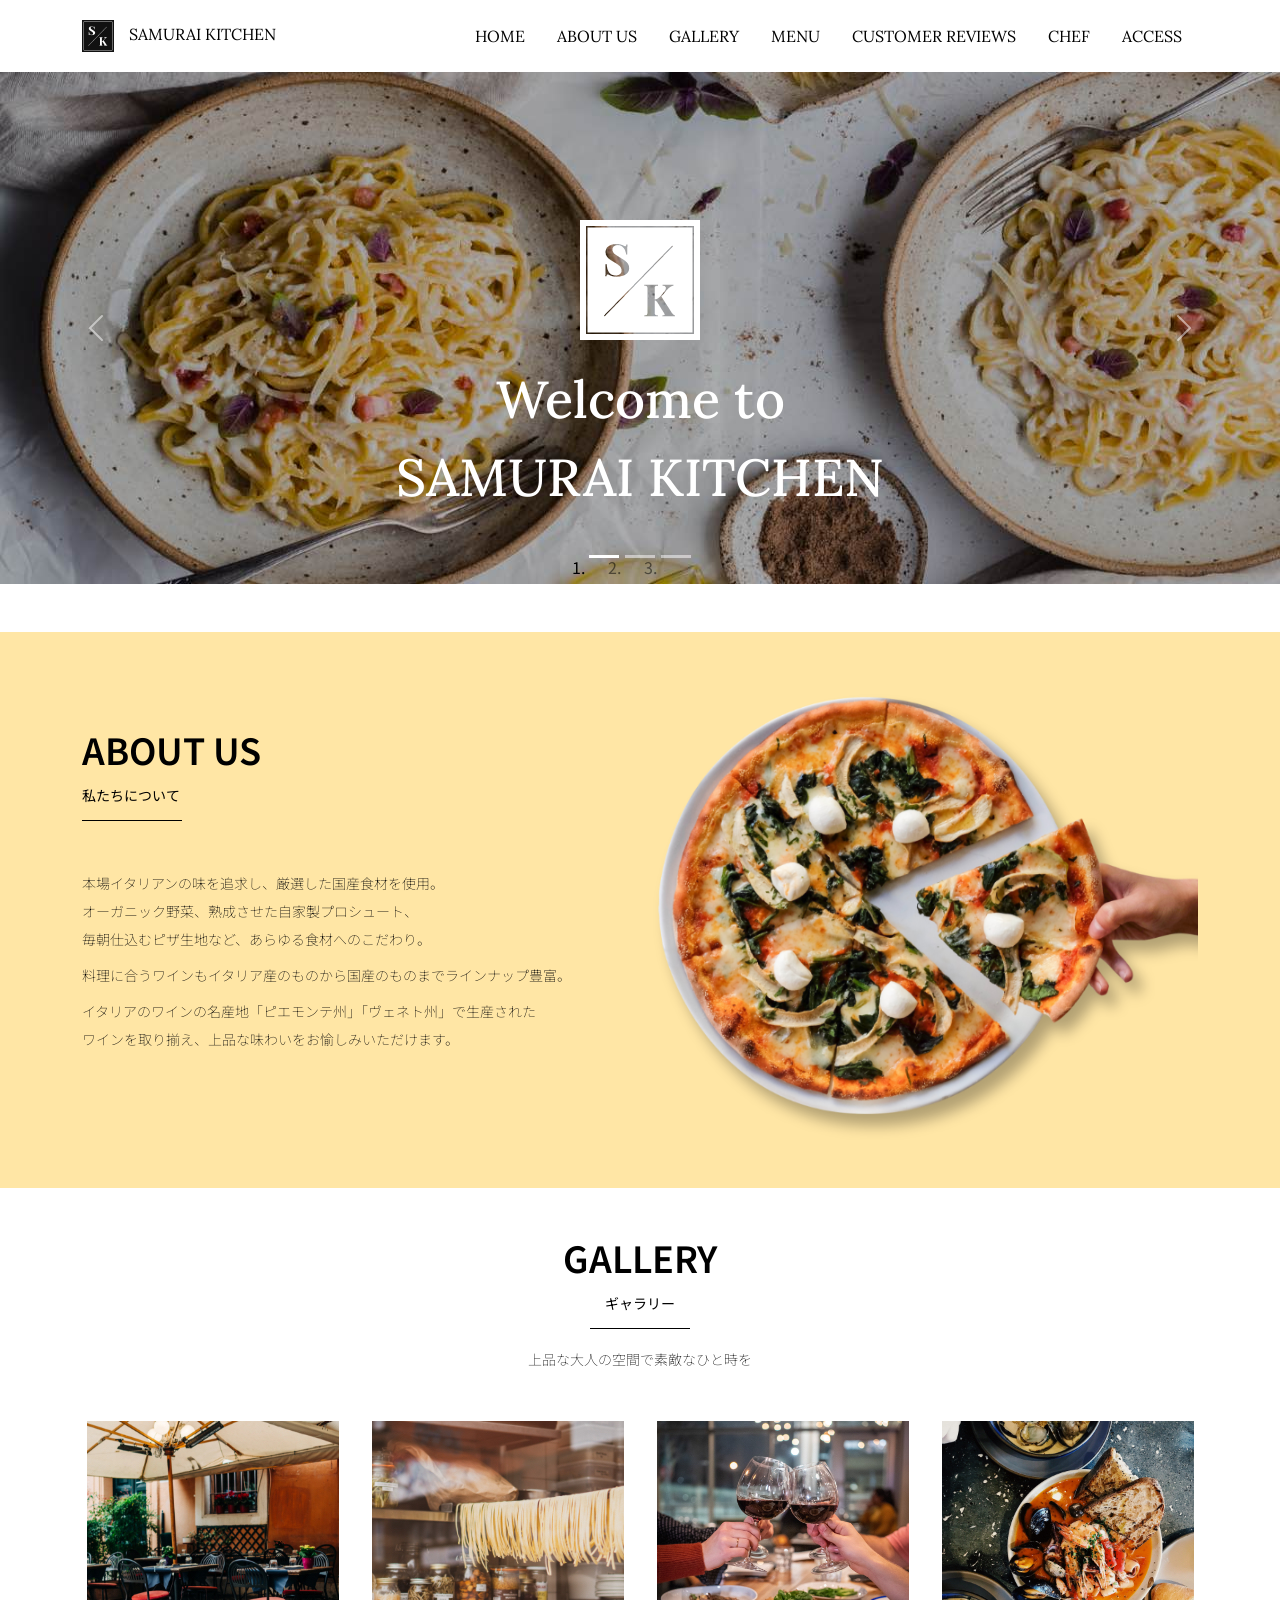
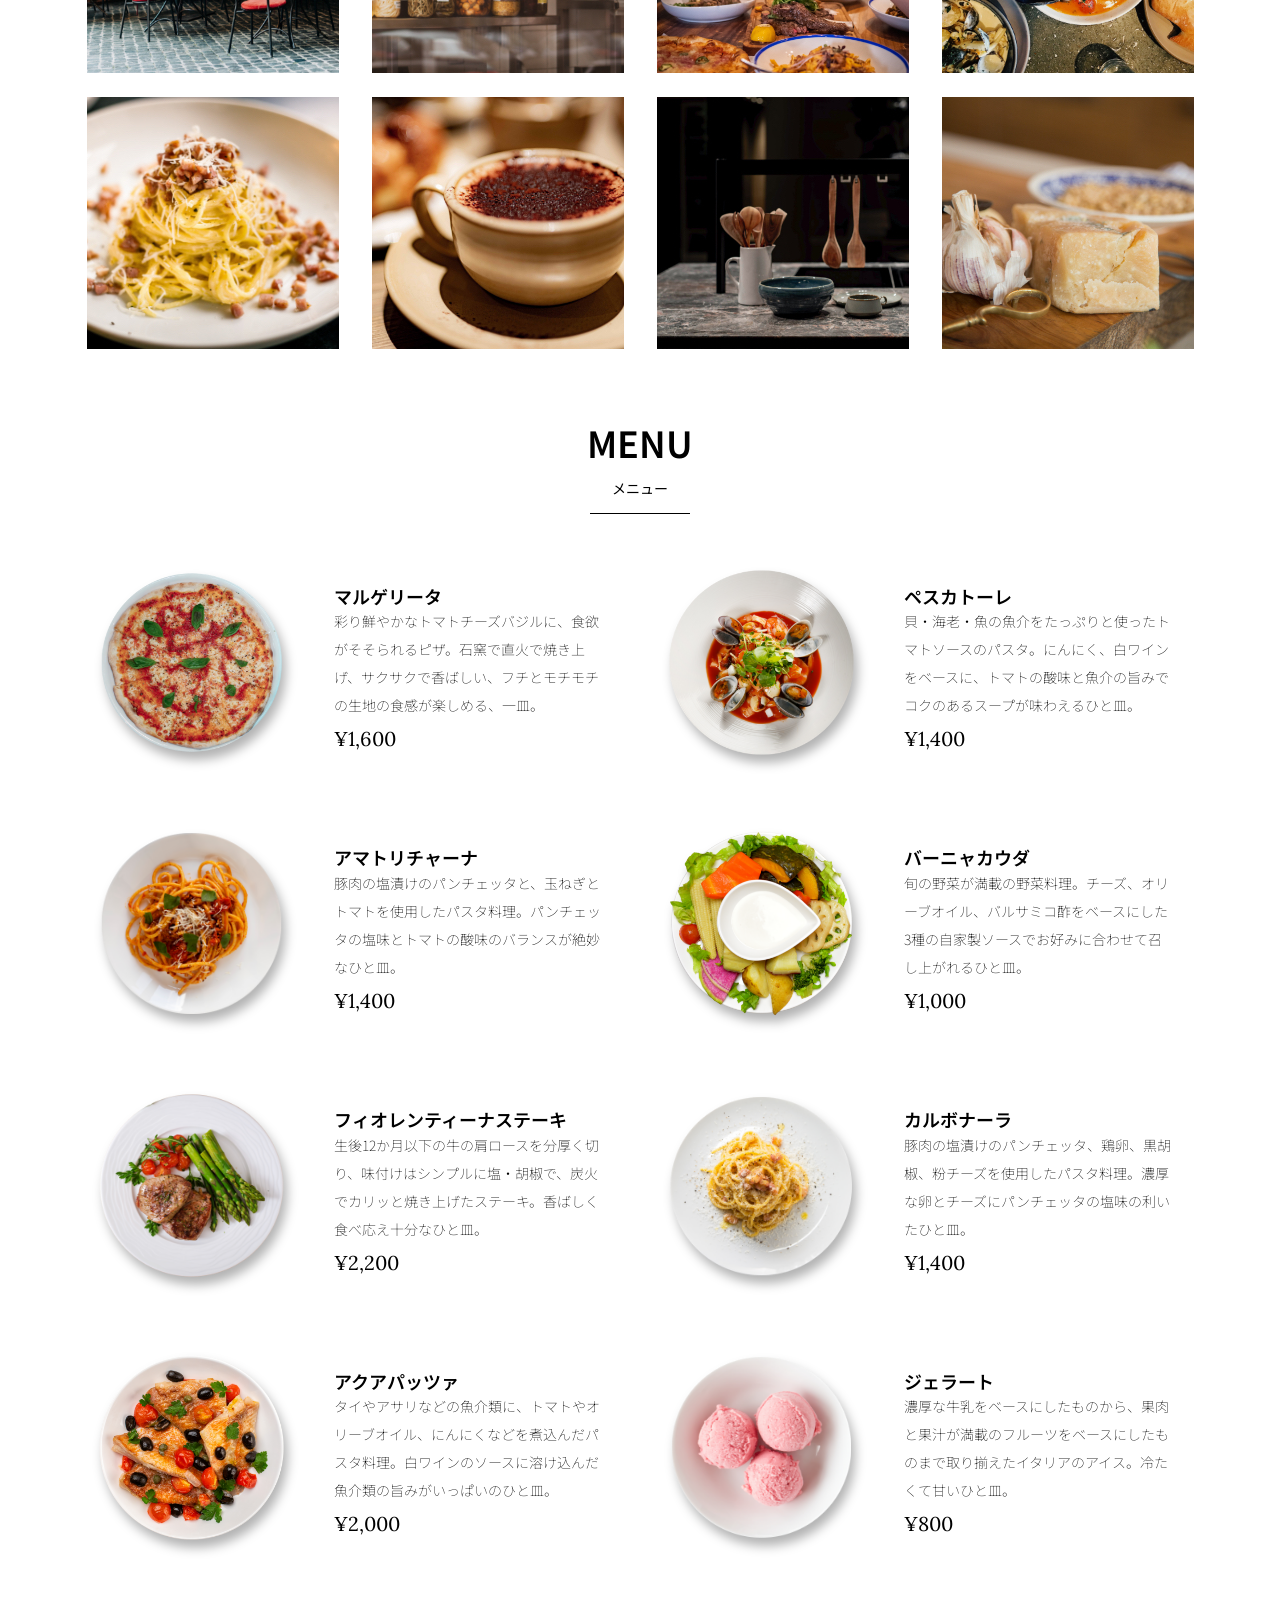
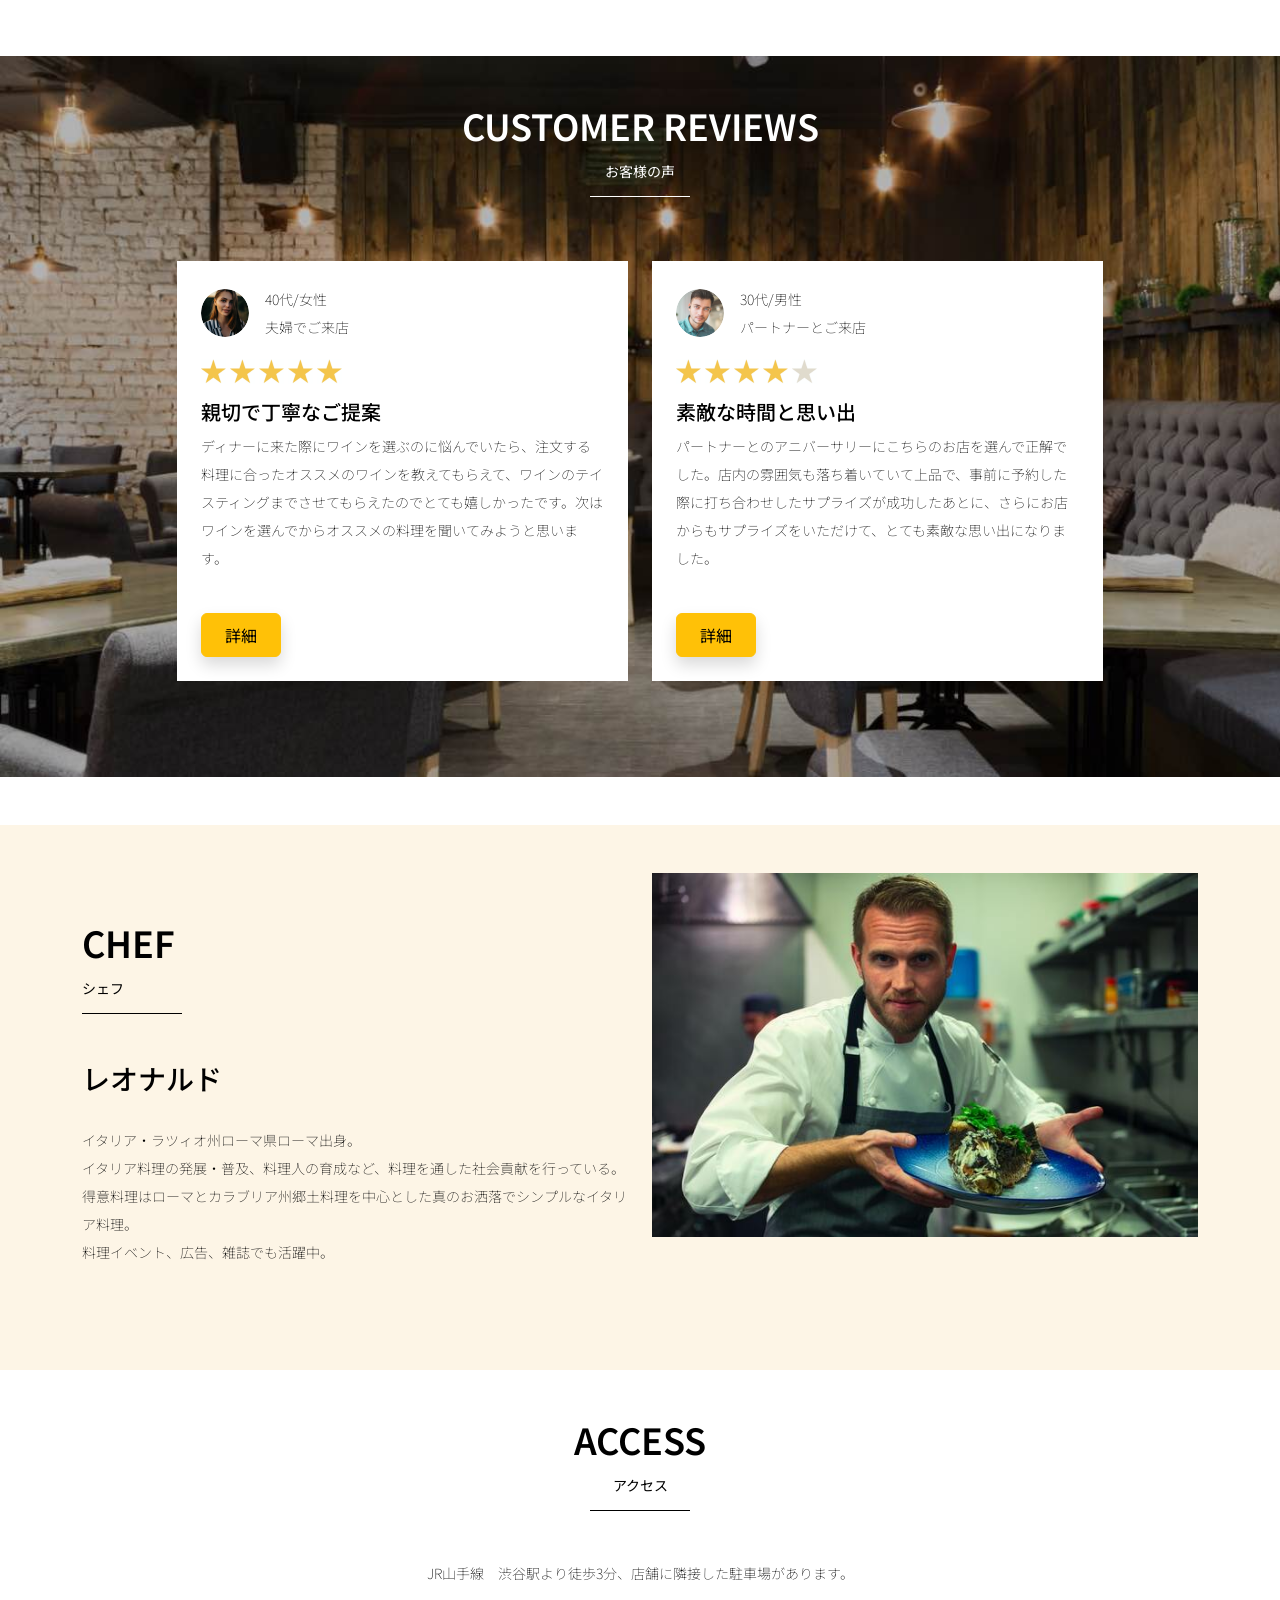
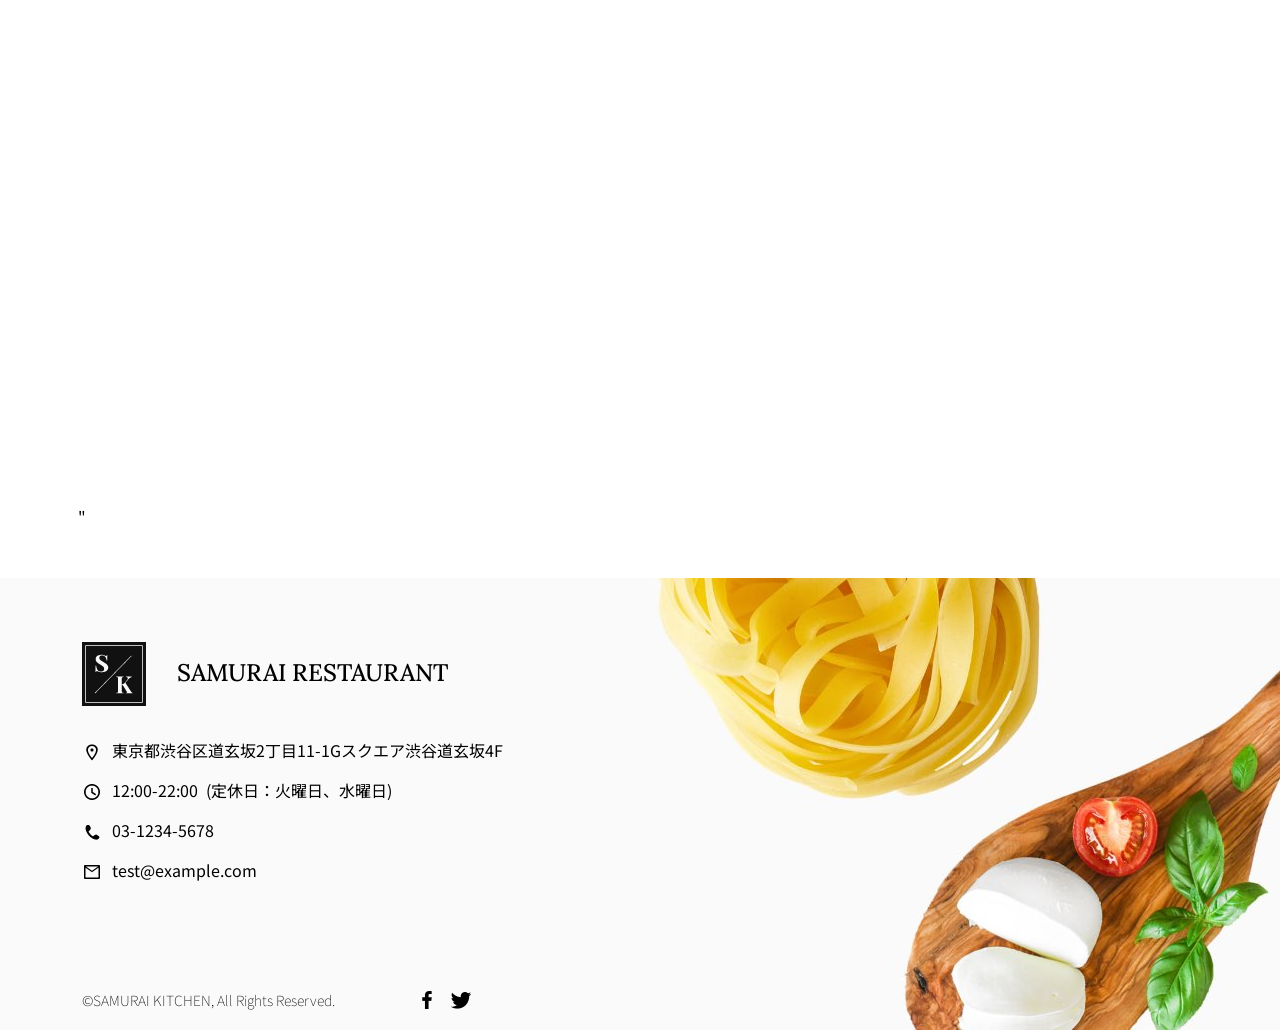
<file: kadai_015/index.html>
<!doctype html>
<html lang="ja">

<head>
  <meta charset="utf-8">
  <meta name="viewport" content="width=device-width, initial-scale=1">
  <meta name="description" content="">
  <meta name="author" content="SAMURAI ENGINEER">
  <title>SAMURAI XD_HTML教材</title>
  <!-- ************************************************ bootstrap.min.cssの読み込み -->
  <link href="https://cdn.jsdelivr.net/npm/bootstrap@5.0.0-beta1/dist/css/bootstrap.min.css" rel="stylesheet"
    integrity="sha384-giJF6kkoqNQ00vy+HMDP7azOuL0xtbfIcaT9wjKHr8RbDVddVHyTfAAsrekwKmP1" crossorigin="anonymous">
  <!-- ************************************************ bootstrap.bundle.min.jsの読み込み -->
  <script src="https://cdn.jsdelivr.net/npm/bootstrap@5.0.0-beta1/dist/js/bootstrap.bundle.min.js"
    integrity="sha384-ygbV9kiqUc6oa4msXn9868pTtWMgiQaeYH7/t7LECLbyPA2x65Kgf80OJFdroafW" crossorigin="anonymous" defer>
  </script>

  <!-- ************************************************ Google Font読み込み -->
  <link rel="preconnect" href="https://fonts.gstatic.com">
  <link href="https://fonts.googleapis.com/css2?family=Lora&display=swap" rel="stylesheet">
  <link href="https://fonts.googleapis.com/css2?family=Noto+Sans+JP:wght@300&display=swap" rel="stylesheet">
  <!-- ************************************************ Font Awesome -->
  <link rel="stylesheet" href="https://use.fontawesome.com/releases/v5.1.0/css/all.css"
    integrity="sha384-lKuwvrZot6UHsBSfcMvOkWwlCMgc0TaWr+30HWe3a4ltaBwTZhyTEggF5tJv8tbt" crossorigin="anonymous">
  <!-- ************************************************今回作成する styles.cssの読み込み -->
  <link href="stylesheet/style.css" rel="stylesheet">
  <!-- ************************************************  -->
</head>

<body>
  <main>
        <!-- ナビゲーションバー開始 -->
   <nav class="navbar navbar-expand-lg">
     <div class="container">
       <a class="navbar-brand my_navbar_brand">
         <img class="img-fluid navbar_brand_logo" src="img/site_logo.png" alt="サイトアイコン"><span>SAMURAI KITCHEN</span>
       </a>
       <div class="navbar-toggler hamburger_menu" data-bs-toggle="collapse" data-bs-target="#navbarNav"
         　aria-controls="navbarNav" aria-expanded="false" aria-label="Toggle navigation">
         <input type="checkbox" id="hamburger_btn_check">
         <label for="hamburger_btn_check" class="hamburger_btn">
           <img class="btn_open" src="img/button_open.png" alt="ナビゲーションバーのボタン">
           <img class="btn_close" src="img/button_close.png" alt="ナビゲーションバーのボタン">
         </label>
       </div>
       <div class="collapse navbar-collapse justify-content-end" id="navbarNav">
         <ul class="navbar-nav">
           <li class="nav-item px-2">
             <a class="nav-link my_nav_link my-2" aria-current="page" href="#">HOME</a>
           </li>

           <li class="nav-item px-2">
             <a class="nav-link my_nav_link my-2" href="#about">ABOUT US</a>
           </li>

           <li class="nav-item px-2">
             <a class="nav-link my_nav_link my-2" href="#gallery">GALLERY</a>
           </li>

           <li class="nav-item px-2">
             <a class="nav-link my_nav_link my-2" href="#menu">MENU</a>
           </li>

           <li class="nav-item px-2">
             <a class="nav-link my_nav_link my-2" href="#review">CUSTOMER REVIEWS</a>
           </li>
           <li class="nav-item px-2">
             <a class="nav-link my_nav_link my-2" href="#chef">CHEF</a>
           </li>

           <li class="nav-item px-2">
             <a class="nav-link my_nav_link my-2" href="#access">ACCESS</a>
           </li>
             
         </ul>
       </div>
     </div>
   </nav>
<!-- ナビゲーションバー終了 -->

    <!-- ************************************************ カルーセル開始 -->
     <div id="myCarousel" class="carousel slide mb-5" data-bs-ride="carousel">
      <ol class="carousel-indicators">
        <li data-bs-target="#myCarousel" data-bs-slide-to="0" class="active"></li>
        <li data-bs-target="#myCarousel" data-bs-slide-to="1"></li>
        <li data-bs-target="#myCarousel" data-bs-slide-to="2"></li>      
      </ol>
      <div class="carousel-inner">
        <div class="carousel-item active">
          <img src="img/slider-1.jpg" alt="SAMURAI KITCHEN-1">
          <div class="carousel-caption">
            <h1 class="my_carousel_caption">
              Welcome to<br>
              SAMURAI KITCHEN
            </h1>
          </div>
        </div>
        <div class="carousel-item">
          <img src="img/slider-2.jpg" alt="サンプル画像">
          <div class="carousel-caption">
            <h1 class="my_carousel_caption">
              The fabulous combination of&nbsp;wine&nbsp;and&nbsp;food
            </h1>
          </div>
        </div>
        <div class="carousel-item">
          <img src="img/slider-3.jpg" alt="サンプル画像">
          <div class="carousel-caption">
            <h1 class="my_carousel_caption">Get the Italian taste<br>
       at the SAMURAI&nbsp;KITCHEN
      </h1>
          </div>
        </div>
      </div>
      <a class="carousel-control-prev" href="#myCarousel" role="button" data-bs-slide="prev">
        <span class="carousel-control-prev-icon" aria-hidden="true"></span>
        <span class="visually-hidden">Previous</span>
      </a>
      <a class="carousel-control-next" href="#myCarousel" role="button" data-bs-slide="next">
        <span class="carousel-control-next-icon" aria-hidden="true"></span>
        <span class="visually-hidden">Next</span>
      </a>
     </div>

    <!-- ************************************************ カルーセル終了 -->

    <!-- ************************************************ アバウトセクション開始 -->
    <section class="about_us_bg" id="about">
      <div class="container py-5 mb-5">
        <div class="row">
          <div class="col-lg-6 text-left">
            <div class="py-5">
              <h2 class="section_title about mb-5">
                ABOUT US
              </h2>
              <p class="mb-2">本場イタリアンの味を追求し、厳選した国産食材を使用。<br>
               オーガニック野菜、熟成させた自家製プロシュート、<br>
               毎朝仕込むピザ生地など、あらゆる食材へのこだわり。<br>
              </p>
              <p class="mb-2">料理に合うワインもイタリア産のものから国産のものまでラインナップ豊富。<br>
              </p>
              <p class="mb-2">イタリアのワインの名産地「ピエモンテ州」「ヴェネト州」で生産された<br>
               ワインを取り揃え、上品な味わいをお愉しみいただけます。<br>
              </p>
            </div>
          </div>
          <div class="col-lg-6">
            <img src="img/img-about-us.png" class="img-fluid" alt="pizza">
          </div>
        </div>
      </div>

    </section>
    <!-- ************************************************ アバウトセクション終了 -->

    <!-- ************************************************ ギャラリーセクション開始 -->
    <section id="gallery">
      <div class="container mb-5">
        <h2 class="mb-3 section_title gallery text-center">GALLERY</h2>
        <p class="text-center mb-5">上品な大人の空間で素敵なひと時を

        </p> 
        <div class="row">
          <div class="col-6 col-lg-3 mb-4 d-flex justify-content-center">
            <img class="img-fluid" src="img/gallery-1.jpg" alt="サンプル画像">
          </div>
          <div class="col-6 col-lg-3 mb-4 d-flex justify-content-center">
            <img class="img-fluid" src="img/gallery-2.jpg" alt="サンプル画像">
          </div>
          <div class="col-6 col-lg-3 mb-4 d-flex justify-content-center">
            <img class="img-fluid" src="img/gallery-3.jpg" alt="サンプル画像">
          </div>
          <div class="col-6 col-lg-3 mb-4 d-flex justify-content-center">
            <img class="img-fluid" src="img/gallery-4.jpg" alt="サンプル画像">
          </div> 
          <div class="col-6 col-lg-3 mb-4 d-flex justify-content-center">
            <img class="img-fluid" src="img/gallery-5.jpg" alt="サンプル画像">
          </div>
          <div class="col-6 col-lg-3 mb-4 d-flex justify-content-center">
            <img class="img-fluid" src="img/gallery-6.jpg" alt="サンプル画像">
          </div>
          <div class="col-6 col-lg-3 mb-4 d-flex justify-content-center">
            <img class="img-fluid" src="img/gallery-7.jpg" alt="サンプル画像">
          </div>
          <div class="col-6 col-lg-3 mb-4 d-flex justify-content-center">
            <img class="img-fluid" src="img/gallery-8.jpg" alt="サンプル画像">
          </div>
        </div>
      </div>
    </section>
    <!-- ************************************************ ギャラリーセクション終了 -->

    <!-- ************************************************ メニューセクション -->
    <section id="menu">
      <div class="container">
        <div class="row">
          <div class="col-lg-12">
            <h2 class="section_title menu text-center mb-5">MENU</h2>
          </div>
        </div>
      </div>
      <div class="container mb-5">
        <div class="row">
          <div class="col-12 col-lg-6">
            <div class="row g-0 mb-4">
              <div class="col-12 col-lg-5 text-center">
                <img src="img/margherita.png" class="img-fluid" alt="マルゲリータ">

              </div>
              <div class="col-12 col-lg-7 p-4">
                <h4 class="mb-0 menu_title">マルゲリータ</h4>
                <p class="my-auto">彩り鮮やかなトマトチーズバジルに、食欲がそそられるピザ。石窯で直火で焼き上げ、サクサクで香ばしい、フチとモチモチの生地の食感が楽しめる、一皿。</p>
                <p class="menu_price">¥1,600</p>
              </div>
            </div>
          </div>
          <div class="col-12 col-lg-6">
            
              <div class="row g-0 mb-4">
                <div class="col-12 col-lg-5 text-center">
                  <img src="img/pescatore.png" class="img-fluid" alt="ペスカトーレ">
                  
                </div>
                <div class="col-12 col-lg-7 p-4">
                  <h4 class="mb-0 menu_title">ペスカトーレ</h4>
                  <p class="my-auto">貝・海老・魚の魚介をたっぷりと使ったトマトソースのパスタ。にんにく、白ワインをベースに、トマトの酸味と魚介の旨みでコクのあるスープが味わえるひと皿。</p>
                  <p class="menu_price">¥1,400	</p>
                </div>
              </div>
          </div>
          <div class="col-12 col-lg-6">
              <div class="row g-0 mb-4">
              <div class="col-12 col-lg-5 text-center">
                <img src="img/amatriciana.png" class="img-fluid" alt="アマトリチャーナ	">

              </div>
              <div class="col-12 col-lg-7 p-4">
                <h4 class="mb-0 menu_title">アマトリチャーナ	</h4>
                <p class="my-auto">豚肉の塩漬けのパンチェッタと、玉ねぎとトマトを使用したパスタ料理。パンチェッタの塩味とトマトの酸味のバランスが絶妙なひと皿。</p>
                <p class="menu_price">¥1,400</p>
              </div>
            </div>
          </div>
          <div class="col-12 col-lg-6">
            <div class="row g-0 mb-4">
              <div class="col-12 col-lg-5 text-center">
                <img src="img/bagna-cauda.png" class="img-fluid" alt="バーニャカウダ">

              </div>
              <div class="col-12 col-lg-7 p-4">
                <h4 class="mb-0 menu_title">バーニャカウダ</h4>
                <p class="my-auto">旬の野菜が満載の野菜料理。チーズ、オリーブオイル、バルサミコ酢をベースにした3種の自家製ソースでお好みに合わせて召し上がれるひと皿。</p>
                <p class="menu_price">¥1,000</p>
              </div>
            </div>
          </div>  
          <div class="col-12 col-lg-6">
          <div class="row g-0 mb-4">
            <div class="col-12 col-lg-5 text-center">
              <img src="img/steak.png" class="img-fluid" alt="ステーキ">

            </div>
            <div class="col-12 col-lg-7 p-4">
              <h4 class="mb-0 menu_title">フィオレンティーナステーキ</h4>
              <p class="my-auto">生後12か月以下の牛の肩ロースを分厚く切り、味付けはシンプルに塩・胡椒で、炭火でカリッと焼き上げたステーキ。香ばしく食べ応え十分なひと皿。</p>
              <p class="menu_price">¥2,200</p>
            </div>
          </div>
          </div>
        
          <div class="col-12 col-lg-6">
            <div class="row g-0 mb-4">
              <div class="col-12 col-lg-5 text-center">
                <img src="img/carbonara.png" class="img-fluid" alt="カルボナーラ">
              </div>
            <div class="col-12 col-lg-7 p-4">
              <h4 class="mb-0 menu_title">カルボナーラ</h4>
              <p class="my-auto">豚肉の塩漬けのパンチェッタ、鶏卵、黒胡椒、粉チーズを使用したパスタ料理。濃厚な卵とチーズにパンチェッタの塩味の利いたひと皿。</p>
              <p class="menu_price">¥1,400</p>
            </div>
          </div>
        </div>
        <div class="col-12 col-lg-6">
          <div class="row g-0 mb-4">
            <div class="col-12 col-lg-5 text-center">
              <img src="img/acqua-pazza.png" class="img-fluid" alt="アクアパッツァ">

            </div>
            <div class="col-12 col-lg-7 p-4">
              <h4 class="mb-0 menu_title">アクアパッツァ</h4>
              <p class="my-auto">タイやアサリなどの魚介類に、トマトやオリーブオイル、にんにくなどを煮込んだパスタ料理。白ワインのソースに溶け込んだ魚介類の旨みがいっぱいのひと皿。</p>
              <p class="menu_price">¥2,000</p>
            </div>
          </div>
        </div>
        <div class="col-12 col-lg-6">
          <div class="row g-0 mb-4">
            <div class="col-12 col-lg-5 text-center">
              <img src="img/gelato.png" class="img-fluid" alt="ジェラート">

            </div>
            <div class="col-12 col-lg-7 p-4">
              <h4 class="mb-0 menu_title">ジェラート</h4>
              <p class="my-auto">濃厚な牛乳をベースにしたものから、果肉と果汁が満載のフルーツをベースにしたものまで取り揃えたイタリアのアイス。冷たくて甘いひと皿。</p>
              <p class="menu_price">¥800</p>
            </div>
          </div>
          </div>
        </div>
      </div>

    </section>
    <!-- ************************************************ メニューセクション終了 -->

    <!-- ************************************************ レビューセクション開始 -->
    <section id="review">
      <div class="review_wrapper">
        <div class="container py-5 mb-5">
          <div class="text-center mb-5">
            <h2 class="section_title review text-center text-white">CUSTOMER REVIEWS</h2>
          </div>
          <div class="row pb-5 justify-content-center">
            <div class="col-12 col-lg-5 mt-3">
              <div class="bg-white h_420">
                <div class="p-4">
                  <div class="d-flex align-items-center">
                    <img src="img/customer-woman.png" class="reviewer_img" alt="サンプル画像">
                    <div>
                      <p class="my-0">40代/女性</p>
                      <p class="my-0">夫婦でご来店</p>
                    </div>
                  </div>
                  <div class="my-3">
                    <img src="img/star-point.png" class="star_img" alt="star">
                    <img src="img/star-point.png" class="star_img" alt="star">
                    <img src="img/star-point.png" class="star_img" alt="star">
                    <img src="img/star-point.png" class="star_img" alt="star">
                    <img src="img/star-point.png" class="star_img" alt="star">
                    
                  </div>
                  <h5>親切で丁寧なご提案</h5>
                  <p>
                    ディナーに来た際にワインを選ぶのに悩んでいたら、注文する料理に合ったオススメのワインを教えてもらえて、ワインのテイスティングまでさせてもらえたのでとても嬉しかったです。次はワインを選んでからオススメの料理を聞いてみようと思います。

                  </p>
                  <button type="button" class="btn btn-warning shadow fix_bottom">詳細</button>
                </div>
              </div>
            </div>
            <div class="col-12 col-lg-5 mt-3">
            <div class="bg-white h_420">
              <div class="p-4">
                <div class="d-flex align-items-center">
                  <img src="img/customer-man.png" class="reviewer_img" alt="サンプル画像">
                  <div>
                    <p class="my-0">30代/男性</p>
                    <p class="my-0">パートナーとご来店</p>
                  </div>
                </div>
                <div class="my-3">
                  <img src="img/star-point.png" class="star_img" alt="star">
                  <img src="img/star-point.png" class="star_img" alt="star">
                  <img src="img/star-point.png" class="star_img" alt="star">
                  <img src="img/star-point.png" class="star_img" alt="star">
                  <img src="img/star-no-point.png" class="star_img" alt="no-star">
                </div>    
                <h5>素敵な時間と思い出</h5>
                <p>
                パートナーとのアニバーサリーにこちらのお店を選んで正解でした。店内の雰囲気も落ち着いていて上品で、事前に予約した際に打ち合わせしたサプライズが成功したあとに、さらにお店からもサプライズをいただけて、とても素敵な思い出になりました。
                </p>
                <button type="button" class="btn btn-warning shadow fix_bottom">詳細</button>
              </div>
            </div>
          </div>
        </div>
      </div>
      


    </section>
    <!-- ************************************************ レビューセクション終了 -->
<section class="chef_bg" id="chef">
      <div class="container py-5 mb-5">
        <div class="row">
          <div class="col-lg-6 text-left">
            <div class="py-5">
              <h2 class="section_title chef mb-5">
                CHEF
              </h2>
              <h3>レオナルド</h3>
              <p class="mb-2">イタリア・ラツィオ州ローマ県ローマ出身。<br>
               イタリア料理の発展・普及、料理人の育成など、料理を通した社会貢献を行っている。 <br>
               得意料理はローマとカラブリア州郷土料理を中心とした真のお洒落でシンプルなイタリア料理。<br>
               料理イベント、広告、雑誌でも活躍中。
              </p>
              
            </div>
          </div>
          <div class="col-lg-6">
            <img src="img/chef.jpg" class="img-fluid" alt="chef">
          </div>
        </div>
      </div>

</section>
    <!-- ************************************************ アクセスセクション開始 -->
    <section id="access">
      <div class="container">
        <div class="row">
          <div class="col-lg-12 text-center mb-5">
            <h2 class="section_title text-center access mb-5">ACCESS</h2>
            <p>JR山手線　渋谷駅より徒歩3分、店舗に隣接した駐車場があります。</p>
          </div>
        </div>      
      </div>
      <div class="container mb-5 px-2">
       <iframe src="https://www.google.com/maps/embed?pb=!1m18!1m12!1m3!1d3241.27895154905!2d139.7494937!3d35.6701328!2m3!1f0!2f0!3f0!3m2!1i1024!2i768!4f13.1!3m3!1m2!1s0x60188b602972bb83%3A0xa6b553df33a5bd04!2zU0FNVVJBSSBFTkdJTkVFUiDkvo3jgqjjg7Pjgrjjg4vjgqI!5e0!3m2!1sja!2sjp!4v1780521228372!5m2!1sja!2sjp" 
             class="w-100" style="height: 50vh;" loading="lazy"></iframe>"
      </div>

    </section>
    <!-- ************************************************ アクセスセクション終了 -->


    <!-- ************************************************ フッター開始 -->
    <footer id="footer">
      <div class="container">
        <div class="row">
          <div class="col-12 col-lg-6 position-relative">
            <div class="row pt-5">
              <div class="col-lg-2 text-center my-3">
                <img class="img-fluid footer_brand_logo" src="img/site_logo.png" alt="サンプル画像">
              </div>
              <div class="col-lg-10 align-self-center my-3">
                <h2 class="m-0 footer_text">SAMURAI RESTAURANT</h2>
              </div>
            </div>
            <div class="restaurant_info py-3">
              <div class="d-flex mb-3">
                <img src="img/icon-Marker.png" alt="marker">
                <p class="p-0 m-0">東京都渋谷区道玄坂2丁目11-1Gスクエア渋谷道玄坂4F</p>

              </div>
              <div class="d-flex mb-3">
                <img src="img/icon-Clock.png" alt="clock">
                <p class="p-0 m-0">12:00-22:00&nbsp;&nbsp;(定休日：火曜日、水曜日)</p>
              </div>
              <div class="d-flex mb-3">
                <img src="img/icon-Phone.png" alt="phone">
                <p class="p-0 m-0">03-1234-5678</p>
              </div>
              <div class="d-flex mb-3">
                <img src="img/icon-Mail.png" alt="mail">
                <p class="p-0 m-0">test@example.com</p>
              </div>
            </div>
            <div class="copy_right align-items-center">
              <p>
                ©SAMURAI KITCHEN, All Rights Reserved.
              </p>
              <img src="img/icon-facebook.png" class="sns_img" alt="facebook">
              <img src="img/icon-twitter.png" class="sns_img" alt="twitter">
            </div>
          </div>
          <div class="col-12 col-lg-6 d-none d-lg-block">
            <img src="img/background-footer.jpg" alt="背景画像">
          </div>
        </div>
      </div>

    </footer>
    <!-- ************************************************ フッター終了 -->
  </main>
</body>

</html>
</file>
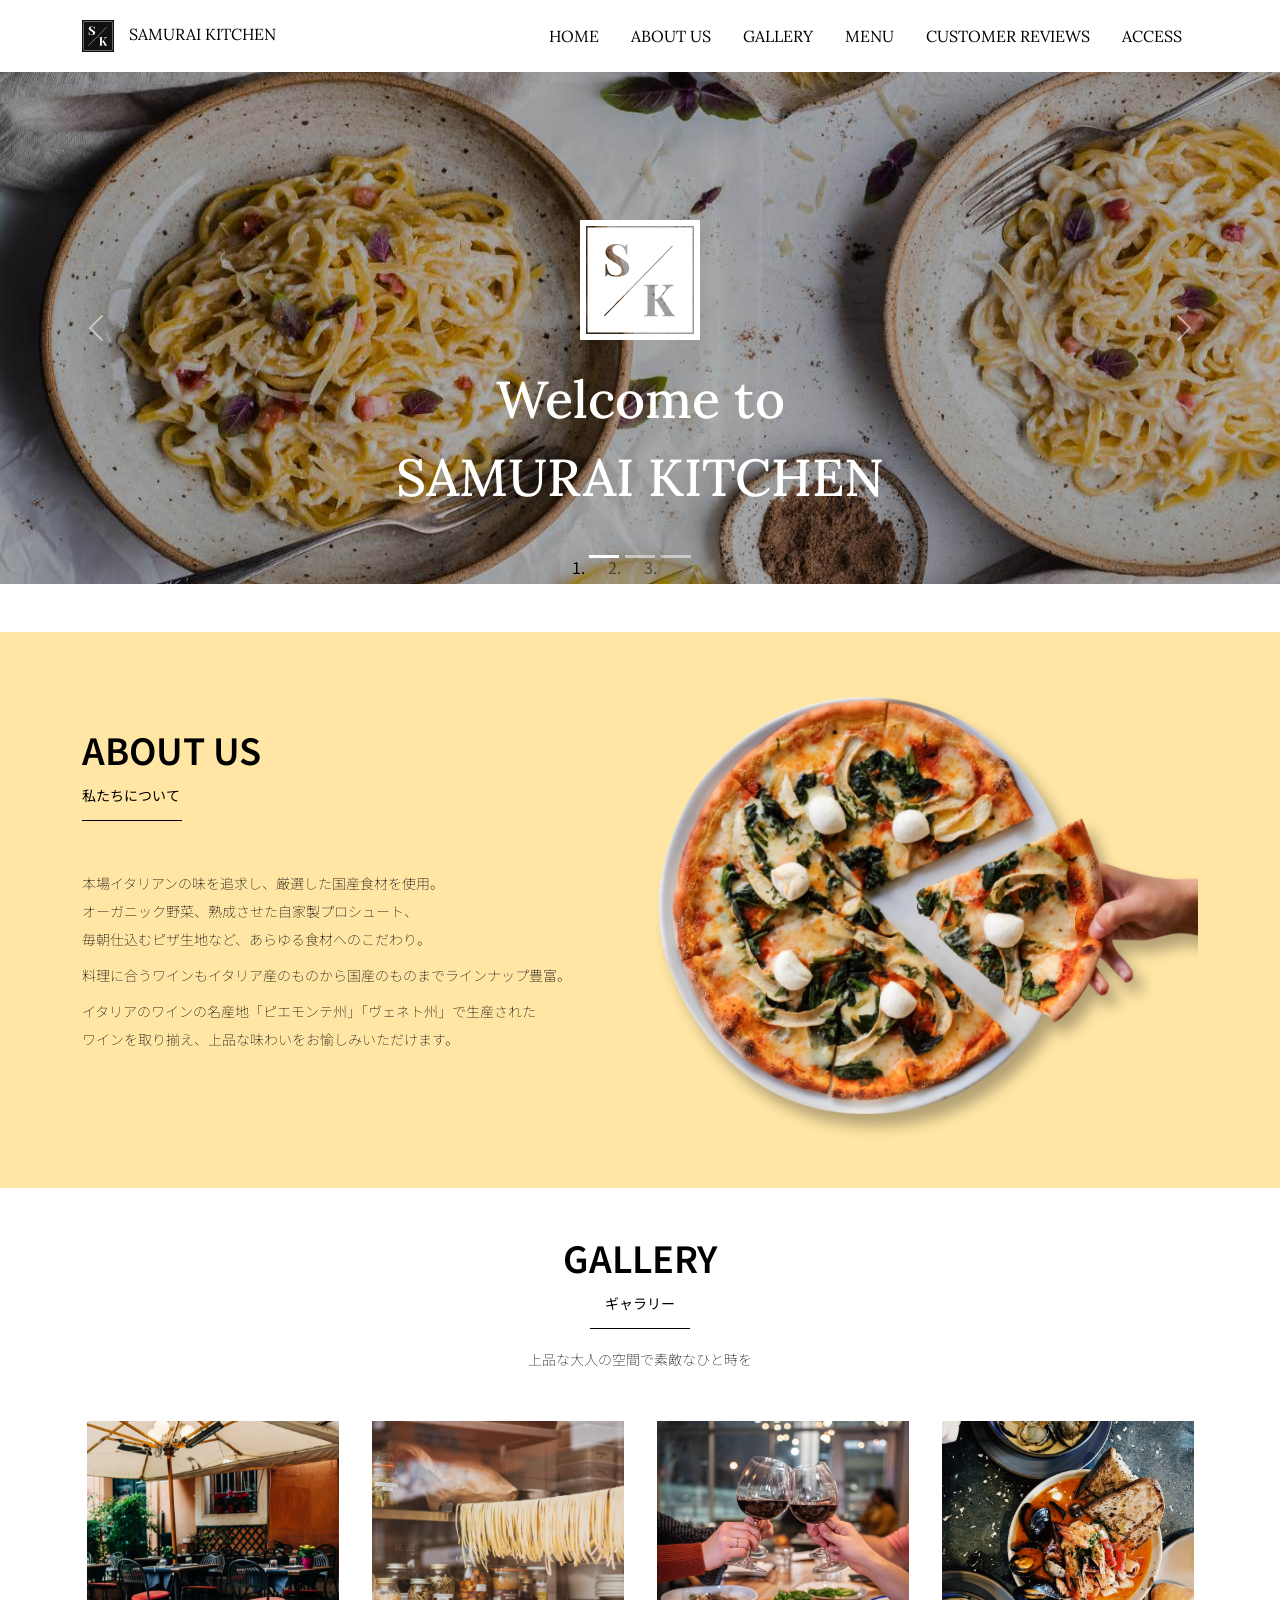
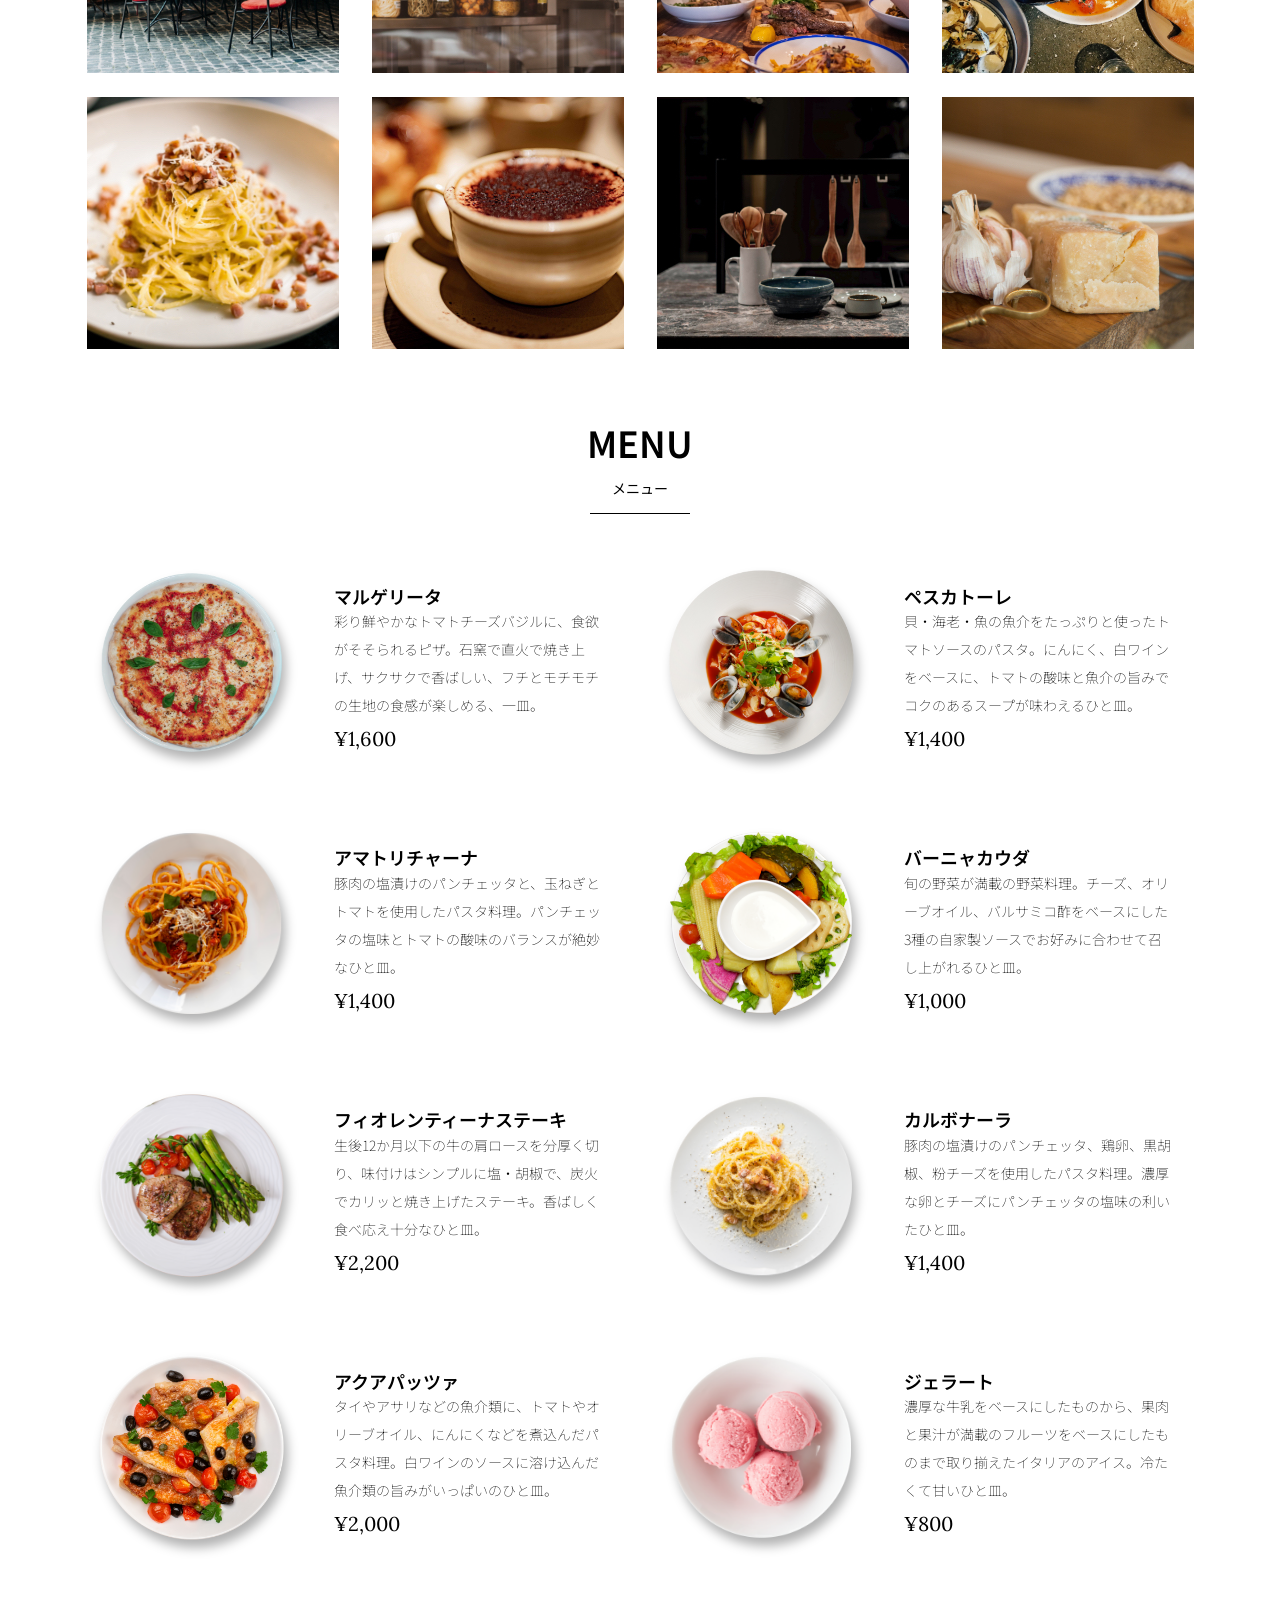
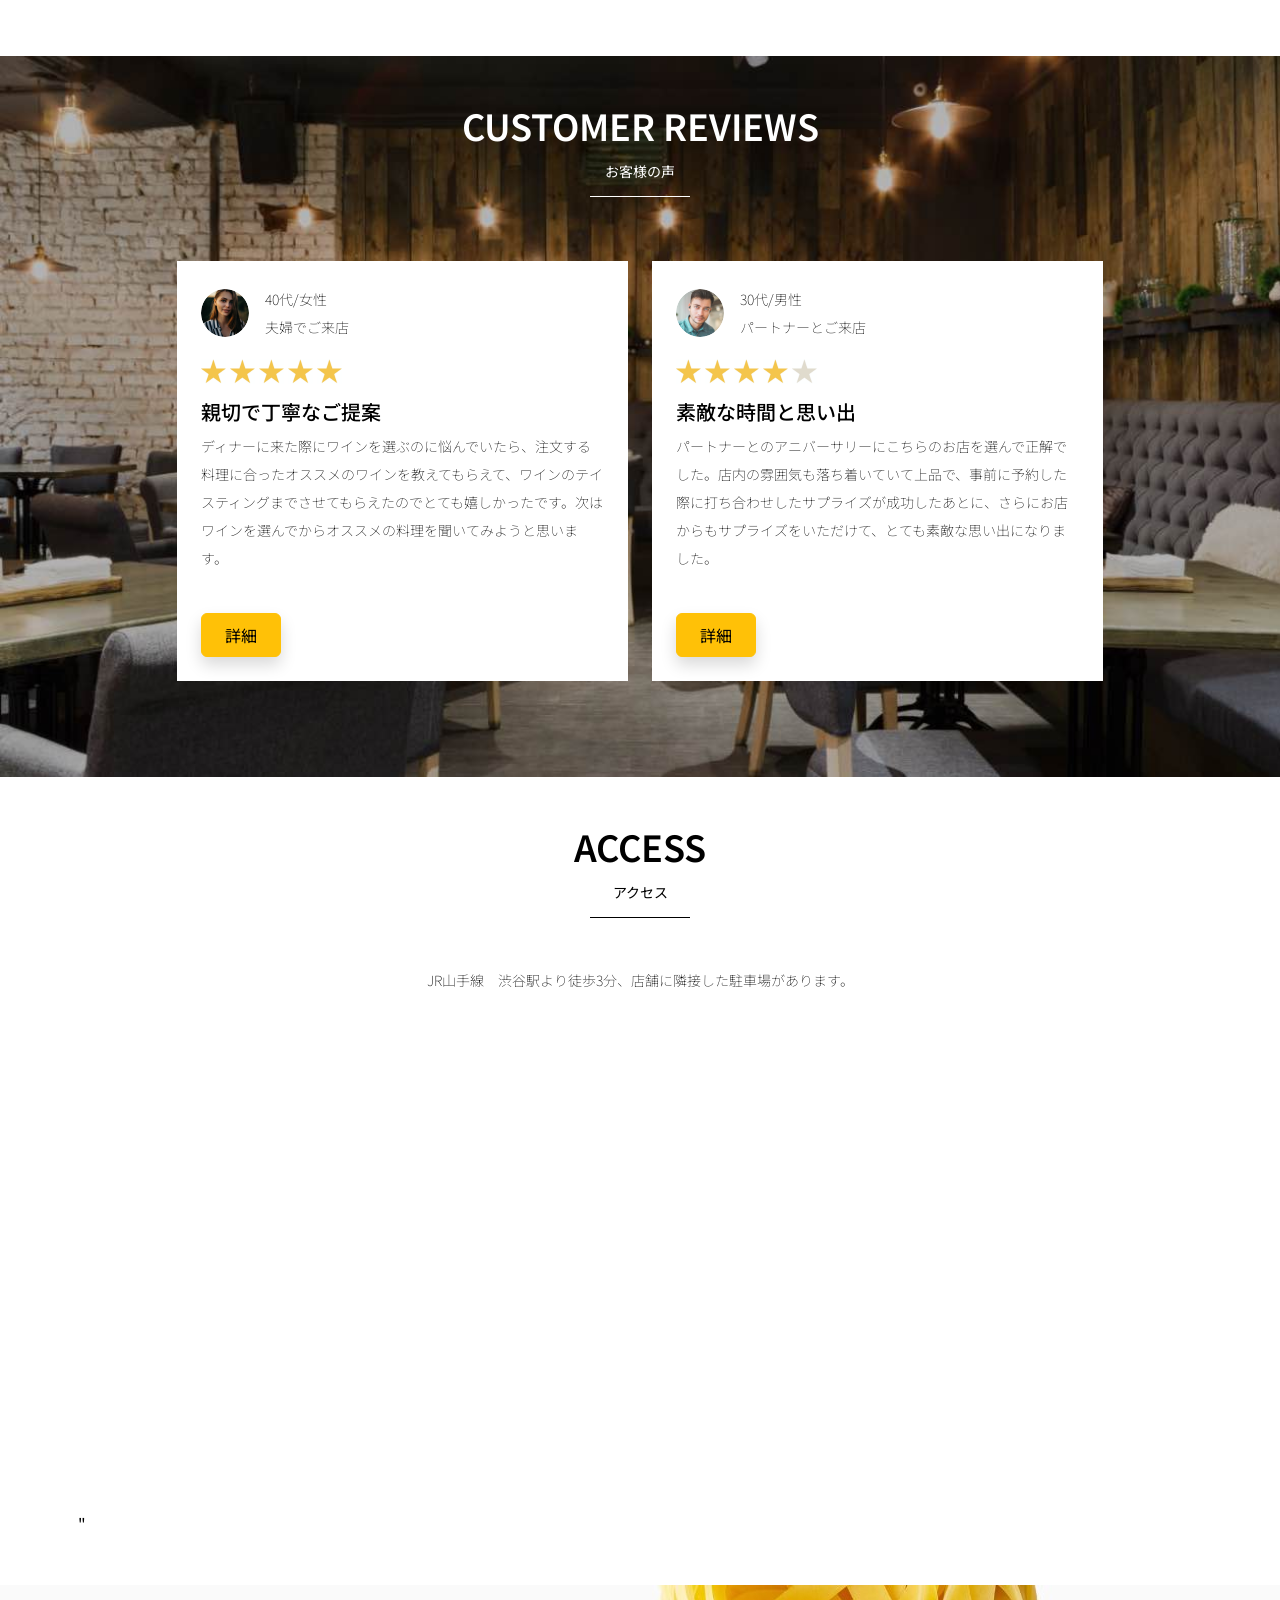
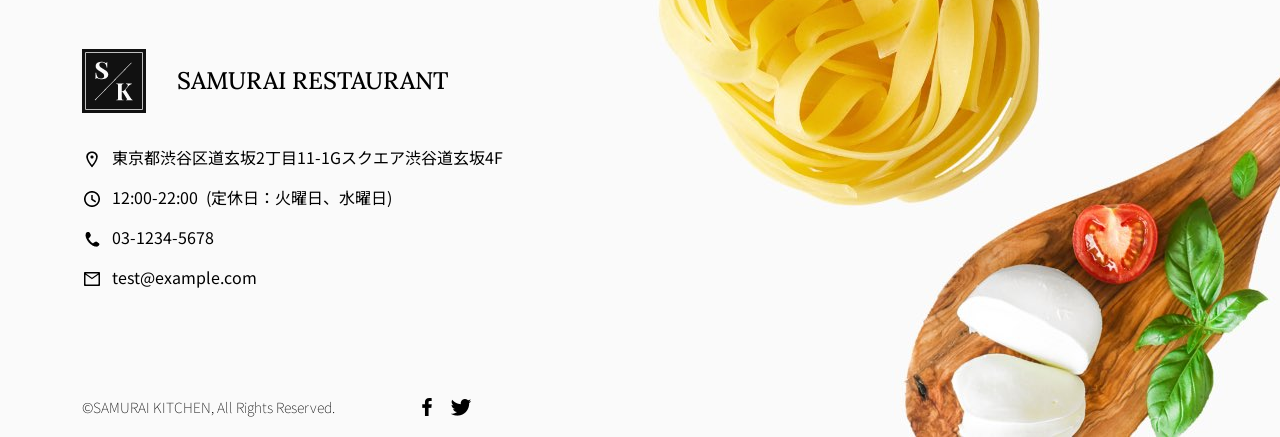
<file: kadai_tutorial_output/index.html>
<!doctype html>
<html lang="ja">

<head>
  <meta charset="utf-8">
  <meta name="viewport" content="width=device-width, initial-scale=1">
  <meta name="description" content="">
  <meta name="author" content="SAMURAI ENGINEER">
  <title>SAMURAI XD_HTML教材</title>
  <!-- ************************************************ bootstrap.min.cssの読み込み -->
  <link href="https://cdn.jsdelivr.net/npm/bootstrap@5.0.0-beta1/dist/css/bootstrap.min.css" rel="stylesheet"
    integrity="sha384-giJF6kkoqNQ00vy+HMDP7azOuL0xtbfIcaT9wjKHr8RbDVddVHyTfAAsrekwKmP1" crossorigin="anonymous">
  <!-- ************************************************ bootstrap.bundle.min.jsの読み込み -->
  <script src="https://cdn.jsdelivr.net/npm/bootstrap@5.0.0-beta1/dist/js/bootstrap.bundle.min.js"
    integrity="sha384-ygbV9kiqUc6oa4msXn9868pTtWMgiQaeYH7/t7LECLbyPA2x65Kgf80OJFdroafW" crossorigin="anonymous" defer>
  </script>

  <!-- ************************************************ Google Font読み込み -->
  <link rel="preconnect" href="https://fonts.gstatic.com">
  <link href="https://fonts.googleapis.com/css2?family=Lora&display=swap" rel="stylesheet">
  <link href="https://fonts.googleapis.com/css2?family=Noto+Sans+JP:wght@300&display=swap" rel="stylesheet">
  <!-- ************************************************ Font Awesome -->
  <link rel="stylesheet" href="https://use.fontawesome.com/releases/v5.1.0/css/all.css"
    integrity="sha384-lKuwvrZot6UHsBSfcMvOkWwlCMgc0TaWr+30HWe3a4ltaBwTZhyTEggF5tJv8tbt" crossorigin="anonymous">
  <!-- ************************************************今回作成する styles.cssの読み込み -->
  <link href="stylesheet/style.css" rel="stylesheet">
  <!-- ************************************************  -->
</head>

<body>
  <main>
        <!-- ナビゲーションバー開始 -->
   <nav class="navbar navbar-expand-lg">
     <div class="container">
       <a class="navbar-brand my_navbar_brand">
         <img class="img-fluid navbar_brand_logo" src="img/site_logo.png" alt="サイトアイコン"><span>SAMURAI KITCHEN</span>
       </a>
       <div class="navbar-toggler hamburger_menu" data-bs-toggle="collapse" data-bs-target="#navbarNav"
         　aria-controls="navbarNav" aria-expanded="false" aria-label="Toggle navigation">
         <input type="checkbox" id="hamburger_btn_check">
         <label for="hamburger_btn_check" class="hamburger_btn">
           <img class="btn_open" src="img/button_open.png" alt="ナビゲーションバーのボタン">
           <img class="btn_close" src="img/button_close.png" alt="ナビゲーションバーのボタン">
         </label>
       </div>
       <div class="collapse navbar-collapse justify-content-end" id="navbarNav">
         <ul class="navbar-nav">
           <li class="nav-item px-2">
             <a class="nav-link my_nav_link my-2" aria-current="page" href="#">HOME</a>
           </li>

           <li class="nav-item px-2">
             <a class="nav-link my_nav_link my-2" href="#about">ABOUT US</a>
           </li>

           <li class="nav-item px-2">
             <a class="nav-link my_nav_link my-2" href="#gallery">GALLERY</a>
           </li>

           <li class="nav-item px-2">
             <a class="nav-link my_nav_link my-2" href="#menu">MENU</a>
           </li>

           <li class="nav-item px-2">
             <a class="nav-link my_nav_link my-2" href="#review">CUSTOMER REVIEWS</a>
           </li>

           <li class="nav-item px-2">
             <a class="nav-link my_nav_link my-2" href="#access">ACCESS</a>
           </li>
             
         </ul>
       </div>
     </div>
   </nav>
<!-- ナビゲーションバー終了 -->

    <!-- ************************************************ カルーセル開始 -->
     <div id="myCarousel" class="carousel slide mb-5" data-bs-ride="carousel">
      <ol class="carousel-indicators">
        <li data-bs-target="#myCarousel" data-bs-slide-to="0" class="active"></li>
        <li data-bs-target="#myCarousel" data-bs-slide-to="1"></li>
        <li data-bs-target="#myCarousel" data-bs-slide-to="2"></li>      
      </ol>
      <div class="carousel-inner">
        <div class="carousel-item active">
          <img src="img/slider-1.jpg" alt="SAMURAI KITCHEN-1">
          <div class="carousel-caption">
            <h1 class="my_carousel_caption">
              Welcome to<br>
              SAMURAI KITCHEN
            </h1>
          </div>
        </div>
        <div class="carousel-item">
          <img src="img/slider-2.jpg" alt="サンプル画像">
          <div class="carousel-caption">
            <h1 class="my_carousel_caption">
              The fabulous combination of&nbsp;wine&nbsp;and&nbsp;food
            </h1>
          </div>
        </div>
        <div class="carousel-item">
          <img src="img/slider-3.jpg" alt="サンプル画像">
          <div class="carousel-caption">
            <h1 class="my_carousel_caption">Get the Italian taste<br>
       at the SAMURAI&nbsp;KITCHEN
      </h1>
          </div>
        </div>
      </div>
      <a class="carousel-control-prev" href="#myCarousel" role="button" data-bs-slide="prev">
        <span class="carousel-control-prev-icon" aria-hidden="true"></span>
        <span class="visually-hidden">Previous</span>
      </a>
      <a class="carousel-control-next" href="#myCarousel" role="button" data-bs-slide="next">
        <span class="carousel-control-next-icon" aria-hidden="true"></span>
        <span class="visually-hidden">Next</span>
      </a>
     </div>

    <!-- ************************************************ カルーセル終了 -->

    <!-- ************************************************ アバウトセクション開始 -->
    <section class="about_us_bg" id="about">
      <div class="container py-5 mb-5">
        <div class="row">
          <div class="col-lg-6 text-left">
            <div class="py-5">
              <h2 class="section_title about mb-5">
                ABOUT US
              </h2>
              <p class="mb-2">本場イタリアンの味を追求し、厳選した国産食材を使用。<br>
               オーガニック野菜、熟成させた自家製プロシュート、<br>
               毎朝仕込むピザ生地など、あらゆる食材へのこだわり。<br>
              </p>
              <p class="mb-2">料理に合うワインもイタリア産のものから国産のものまでラインナップ豊富。<br>
              </p>
              <p class="mb-2">イタリアのワインの名産地「ピエモンテ州」「ヴェネト州」で生産された<br>
               ワインを取り揃え、上品な味わいをお愉しみいただけます。<br>
              </p>
            </div>
          </div>
          <div class="col-lg-6">
            <img src="img/img-about-us.png" class="img-fluid" alt="pizza">
          </div>
        </div>
      </div>

    </section>
    <!-- ************************************************ アバウトセクション終了 -->

    <!-- ************************************************ ギャラリーセクション開始 -->
    <section id="gallery">
      <div class="container mb-5">
        <h2 class="mb-3 section_title gallery text-center">GALLERY</h2>
        <p class="text-center mb-5">上品な大人の空間で素敵なひと時を

        </p> 
        <div class="row">
          <div class="col-6 col-lg-3 mb-4 d-flex justify-content-center">
            <img class="img-fluid" src="img/gallery-1.jpg" alt="サンプル画像">
          </div>
          <div class="col-6 col-lg-3 mb-4 d-flex justify-content-center">
            <img class="img-fluid" src="img/gallery-2.jpg" alt="サンプル画像">
          </div>
          <div class="col-6 col-lg-3 mb-4 d-flex justify-content-center">
            <img class="img-fluid" src="img/gallery-3.jpg" alt="サンプル画像">
          </div>
          <div class="col-6 col-lg-3 mb-4 d-flex justify-content-center">
            <img class="img-fluid" src="img/gallery-4.jpg" alt="サンプル画像">
          </div> 
          <div class="col-6 col-lg-3 mb-4 d-flex justify-content-center">
            <img class="img-fluid" src="img/gallery-5.jpg" alt="サンプル画像">
          </div>
          <div class="col-6 col-lg-3 mb-4 d-flex justify-content-center">
            <img class="img-fluid" src="img/gallery-6.jpg" alt="サンプル画像">
          </div>
          <div class="col-6 col-lg-3 mb-4 d-flex justify-content-center">
            <img class="img-fluid" src="img/gallery-7.jpg" alt="サンプル画像">
          </div>
          <div class="col-6 col-lg-3 mb-4 d-flex justify-content-center">
            <img class="img-fluid" src="img/gallery-8.jpg" alt="サンプル画像">
          </div>
        </div>
      </div>
    </section>
    <!-- ************************************************ ギャラリーセクション終了 -->

    <!-- ************************************************ メニューセクション -->
    <section id="menu">
      <div class="container">
        <div class="row">
          <div class="col-lg-12">
            <h2 class="section_title menu text-center mb-5">MENU</h2>
          </div>
        </div>
      </div>
      <div class="container mb-5">
        <div class="row">
          <div class="col-12 col-lg-6">
            <div class="row g-0 mb-4">
              <div class="col-12 col-lg-5 text-center">
                <img src="img/margherita.png" class="img-fluid" alt="マルゲリータ">

              </div>
              <div class="col-12 col-lg-7 p-4">
                <h4 class="mb-0 menu_title">マルゲリータ</h4>
                <p class="my-auto">彩り鮮やかなトマトチーズバジルに、食欲がそそられるピザ。石窯で直火で焼き上げ、サクサクで香ばしい、フチとモチモチの生地の食感が楽しめる、一皿。</p>
                <p class="menu_price">¥1,600</p>
              </div>
            </div>
          </div>
          <div class="col-12 col-lg-6">
            
              <div class="row g-0 mb-4">
                <div class="col-12 col-lg-5 text-center">
                  <img src="img/pescatore.png" class="img-fluid" alt="ペスカトーレ">
                  
                </div>
                <div class="col-12 col-lg-7 p-4">
                  <h4 class="mb-0 menu_title">ペスカトーレ</h4>
                  <p class="my-auto">貝・海老・魚の魚介をたっぷりと使ったトマトソースのパスタ。にんにく、白ワインをベースに、トマトの酸味と魚介の旨みでコクのあるスープが味わえるひと皿。</p>
                  <p class="menu_price">¥1,400	</p>
                </div>
              </div>
          </div>
          <div class="col-12 col-lg-6">
              <div class="row g-0 mb-4">
              <div class="col-12 col-lg-5 text-center">
                <img src="img/amatriciana.png" class="img-fluid" alt="アマトリチャーナ	">

              </div>
              <div class="col-12 col-lg-7 p-4">
                <h4 class="mb-0 menu_title">アマトリチャーナ	</h4>
                <p class="my-auto">豚肉の塩漬けのパンチェッタと、玉ねぎとトマトを使用したパスタ料理。パンチェッタの塩味とトマトの酸味のバランスが絶妙なひと皿。</p>
                <p class="menu_price">¥1,400</p>
              </div>
            </div>
          </div>
          <div class="col-12 col-lg-6">
            <div class="row g-0 mb-4">
              <div class="col-12 col-lg-5 text-center">
                <img src="img/bagna-cauda.png" class="img-fluid" alt="バーニャカウダ">

              </div>
              <div class="col-12 col-lg-7 p-4">
                <h4 class="mb-0 menu_title">バーニャカウダ</h4>
                <p class="my-auto">旬の野菜が満載の野菜料理。チーズ、オリーブオイル、バルサミコ酢をベースにした3種の自家製ソースでお好みに合わせて召し上がれるひと皿。</p>
                <p class="menu_price">¥1,000</p>
              </div>
            </div>
          </div>  
          <div class="col-12 col-lg-6">
          <div class="row g-0 mb-4">
            <div class="col-12 col-lg-5 text-center">
              <img src="img/steak.png" class="img-fluid" alt="ステーキ">

            </div>
            <div class="col-12 col-lg-7 p-4">
              <h4 class="mb-0 menu_title">フィオレンティーナステーキ</h4>
              <p class="my-auto">生後12か月以下の牛の肩ロースを分厚く切り、味付けはシンプルに塩・胡椒で、炭火でカリッと焼き上げたステーキ。香ばしく食べ応え十分なひと皿。</p>
              <p class="menu_price">¥2,200</p>
            </div>
          </div>
          </div>
        
          <div class="col-12 col-lg-6">
            <div class="row g-0 mb-4">
              <div class="col-12 col-lg-5 text-center">
                <img src="img/carbonara.png" class="img-fluid" alt="カルボナーラ">
              </div>
            <div class="col-12 col-lg-7 p-4">
              <h4 class="mb-0 menu_title">カルボナーラ</h4>
              <p class="my-auto">豚肉の塩漬けのパンチェッタ、鶏卵、黒胡椒、粉チーズを使用したパスタ料理。濃厚な卵とチーズにパンチェッタの塩味の利いたひと皿。</p>
              <p class="menu_price">¥1,400</p>
            </div>
          </div>
        </div>
        <div class="col-12 col-lg-6">
          <div class="row g-0 mb-4">
            <div class="col-12 col-lg-5 text-center">
              <img src="img/acqua-pazza.png" class="img-fluid" alt="アクアパッツァ">

            </div>
            <div class="col-12 col-lg-7 p-4">
              <h4 class="mb-0 menu_title">アクアパッツァ</h4>
              <p class="my-auto">タイやアサリなどの魚介類に、トマトやオリーブオイル、にんにくなどを煮込んだパスタ料理。白ワインのソースに溶け込んだ魚介類の旨みがいっぱいのひと皿。</p>
              <p class="menu_price">¥2,000</p>
            </div>
          </div>
        </div>
        <div class="col-12 col-lg-6">
          <div class="row g-0 mb-4">
            <div class="col-12 col-lg-5 text-center">
              <img src="img/gelato.png" class="img-fluid" alt="ジェラート">

            </div>
            <div class="col-12 col-lg-7 p-4">
              <h4 class="mb-0 menu_title">ジェラート</h4>
              <p class="my-auto">濃厚な牛乳をベースにしたものから、果肉と果汁が満載のフルーツをベースにしたものまで取り揃えたイタリアのアイス。冷たくて甘いひと皿。</p>
              <p class="menu_price">¥800</p>
            </div>
          </div>
          </div>
        </div>
      </div>

    </section>
    <!-- ************************************************ メニューセクション終了 -->

    <!-- ************************************************ レビューセクション開始 -->
    <section id="review">
      <div class="review_wrapper">
        <div class="container py-5 mb-5">
          <div class="text-center mb-5">
            <h2 class="section_title review text-center text-white">CUSTOMER REVIEWS</h2>
          </div>
          <div class="row pb-5 justify-content-center">
            <div class="col-12 col-lg-5 mt-3">
              <div class="bg-white h_420">
                <div class="p-4">
                  <div class="d-flex align-items-center">
                    <img src="img/customer-woman.png" class="reviewer_img" alt="サンプル画像">
                    <div>
                      <p class="my-0">40代/女性</p>
                      <p class="my-0">夫婦でご来店</p>
                    </div>
                  </div>
                  <div class="my-3">
                    <img src="img/star-point.png" class="star_img" alt="star">
                    <img src="img/star-point.png" class="star_img" alt="star">
                    <img src="img/star-point.png" class="star_img" alt="star">
                    <img src="img/star-point.png" class="star_img" alt="star">
                    <img src="img/star-point.png" class="star_img" alt="star">
                    
                  </div>
                  <h5>親切で丁寧なご提案</h5>
                  <p>
                    ディナーに来た際にワインを選ぶのに悩んでいたら、注文する料理に合ったオススメのワインを教えてもらえて、ワインのテイスティングまでさせてもらえたのでとても嬉しかったです。次はワインを選んでからオススメの料理を聞いてみようと思います。

                  </p>
                  <button type="button" class="btn btn-warning shadow fix_bottom">詳細</button>
                </div>
              </div>
            </div>
            <div class="col-12 col-lg-5 mt-3">
            <div class="bg-white h_420">
              <div class="p-4">
                <div class="d-flex align-items-center">
                  <img src="img/customer-man.png" class="reviewer_img" alt="サンプル画像">
                  <div>
                    <p class="my-0">30代/男性</p>
                    <p class="my-0">パートナーとご来店</p>
                  </div>
                </div>
                <div class="my-3">
                  <img src="img/star-point.png" class="star_img" alt="star">
                  <img src="img/star-point.png" class="star_img" alt="star">
                  <img src="img/star-point.png" class="star_img" alt="star">
                  <img src="img/star-point.png" class="star_img" alt="star">
                  <img src="img/star-no-point.png" class="star_img" alt="no-star">
                </div>    
                <h5>素敵な時間と思い出</h5>
                <p>
                パートナーとのアニバーサリーにこちらのお店を選んで正解でした。店内の雰囲気も落ち着いていて上品で、事前に予約した際に打ち合わせしたサプライズが成功したあとに、さらにお店からもサプライズをいただけて、とても素敵な思い出になりました。
                </p>
                <button type="button" class="btn btn-warning shadow fix_bottom">詳細</button>
              </div>
            </div>
          </div>
        </div>
      </div>
      


    </section>
    <!-- ************************************************ レビューセクション終了 -->

    <!-- ************************************************ アクセスセクション開始 -->
    <section id="access">
      <div class="container">
        <div class="row">
          <div class="col-lg-12 text-center mb-5">
            <h2 class="section_title text-center access mb-5">ACCESS</h2>
            <p>JR山手線　渋谷駅より徒歩3分、店舗に隣接した駐車場があります。</p>
          </div>
        </div>      
      </div>
      <div class="container mb-5 px-2">
       <iframe src="https://www.google.com/maps/embed?pb=!1m18!1m12!1m3!1d3241.27895154905!2d139.7494937!3d35.6701328!2m3!1f0!2f0!3f0!3m2!1i1024!2i768!4f13.1!3m3!1m2!1s0x60188b602972bb83%3A0xa6b553df33a5bd04!2zU0FNVVJBSSBFTkdJTkVFUiDkvo3jgqjjg7Pjgrjjg4vjgqI!5e0!3m2!1sja!2sjp!4v1780521228372!5m2!1sja!2sjp" 
             class="w-100" style="height: 50vh;" loading="lazy"></iframe>"
      </div>

    </section>
    <!-- ************************************************ アクセスセクション終了 -->


    <!-- ************************************************ フッター開始 -->
    <footer id="footer">
      <div class="container">
        <div class="row">
          <div class="col-12 col-lg-6 position-relative">
            <div class="row pt-5">
              <div class="col-lg-2 text-center my-3">
                <img class="img-fluid footer_brand_logo" src="img/site_logo.png" alt="サンプル画像">
              </div>
              <div class="col-lg-10 align-self-center my-3">
                <h2 class="m-0 footer_text">SAMURAI RESTAURANT</h2>
              </div>
            </div>
            <div class="restaurant_info py-3">
              <div class="d-flex mb-3">
                <img src="img/icon-Marker.png" alt="marker">
                <p class="p-0 m-0">東京都渋谷区道玄坂2丁目11-1Gスクエア渋谷道玄坂4F</p>

              </div>
              <div class="d-flex mb-3">
                <img src="img/icon-Clock.png" alt="clock">
                <p class="p-0 m-0">12:00-22:00&nbsp;&nbsp;(定休日：火曜日、水曜日)</p>
              </div>
              <div class="d-flex mb-3">
                <img src="img/icon-Phone.png" alt="phone">
                <p class="p-0 m-0">03-1234-5678</p>
              </div>
              <div class="d-flex mb-3">
                <img src="img/icon-Mail.png" alt="mail">
                <p class="p-0 m-0">test@example.com</p>
              </div>
            </div>
            <div class="copy_right align-items-center">
              <p>
                ©SAMURAI KITCHEN, All Rights Reserved.
              </p>
              <img src="img/icon-facebook.png" class="sns_img" alt="facebook">
              <img src="img/icon-twitter.png" class="sns_img" alt="twitter">
            </div>
          </div>
          <div class="col-12 col-lg-6 d-none d-lg-block">
            <img src="img/background-footer.jpg" alt="背景画像">
          </div>
        </div>
      </div>

    </footer>
    <!-- ************************************************ フッター終了 -->
  </main>
</body>

</html>
</file>
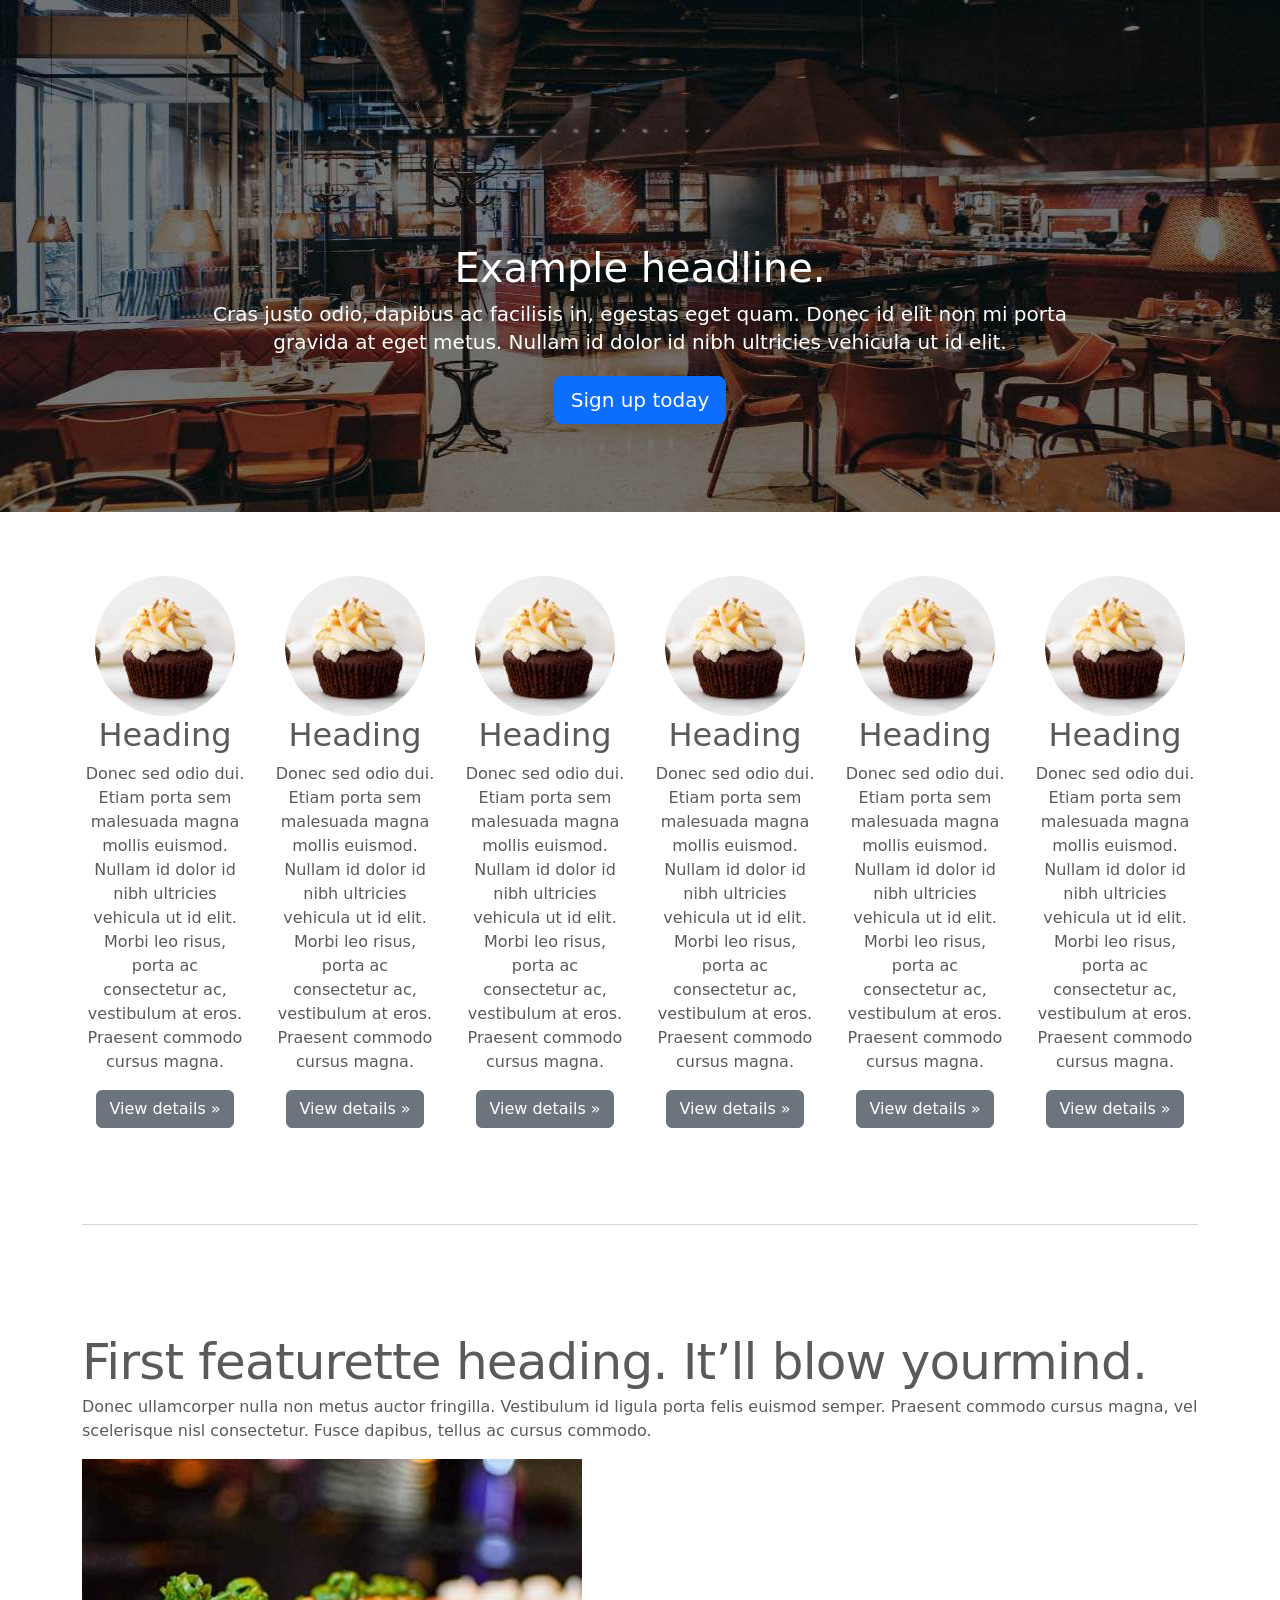
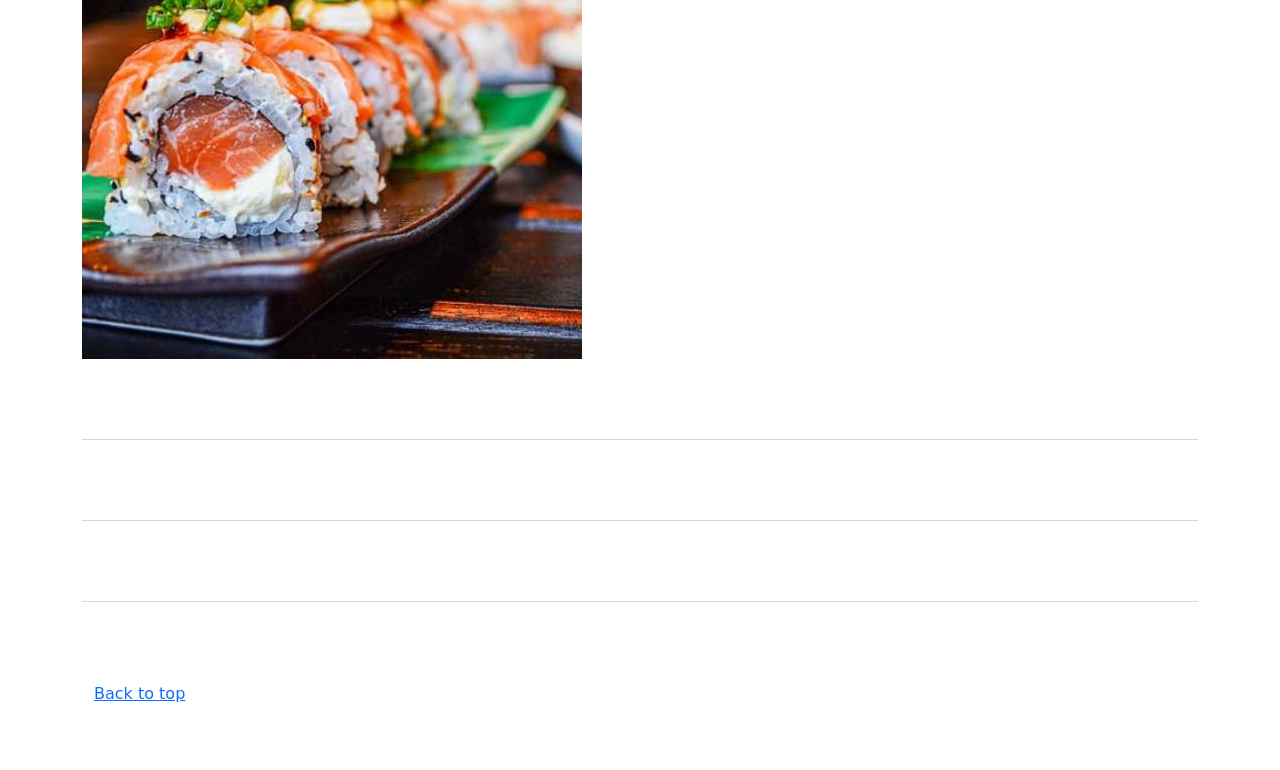
<file: kadai_005/index_for_student.html>
<!doctype html>
<html lang="en">
  <head>
    <meta charset="utf-8">
    <meta name="viewport" content="width=device-width, initial-scale=1">
    <meta name="description" content="">
    <meta name="author" content="Mark Otto, Jacob Thornton, and Bootstrap contributors">
    <meta name="generator" content="Hugo 0.79.0">
    <title>Carousel Template · Bootstrap v5.0</title>
    <link rel="canonical" href="https://getbootstrap.com/docs/5.0/examples/carousel/">
    <!-- ************************************************ bootstrap.min.cssの読み込み -->
    <link href="https://cdn.jsdelivr.net/npm/bootstrap@5.0.0-beta1/dist/css/bootstrap.min.css" rel="stylesheet" integrity="sha384-giJF6kkoqNQ00vy+HMDP7azOuL0xtbfIcaT9wjKHr8RbDVddVHyTfAAsrekwKmP1" crossorigin="anonymous">
    <!-- ************************************************ carousel.cssの読み込み -->
    <link href="carousel.css" rel="stylesheet">
    <!-- ************************************************ bootstrap.bundle.min.jsの読み込み -->
    <script src="https://cdn.jsdelivr.net/npm/bootstrap@5.0.0-beta1/dist/js/bootstrap.bundle.min.js" integrity="sha384-ygbV9kiqUc6oa4msXn9868pTtWMgiQaeYH7/t7LECLbyPA2x65Kgf80OJFdroafW" crossorigin="anonymous" defer></script>

  </head>
  <body>
    <main>
      <!-- ************************************************ カールセル開始 -->
      <!-- <div id="myCarousel" class="carousel slide" data-bs-ride="carousel"> -->
      <div id="myCarousel" class="carousel slide" data-bs-ride="carousel">
        <!-- <div class="carousel-inner"> -->
        <div class="carousel-inner">
          <!-- <div class="carousel-item active"> -->
          <div class="carousel-item active">
            <img src="img/top_1.jpg" alt="サンプル画像1">
            <div class="container">
              <!-- <div class="carousel-caption"> -->
              <div class="carousel-caption">
                <h1>Example headline.</h1>
                <p>Cras justo odio, dapibus ac facilisis in, egestas eget quam. Donec id elit non mi porta gravida at eget
                  metus. Nullam id dolor id nibh ultricies vehicula ut id elit.</p>
                <!-- <p><a class="btn btn-lg btn-primary" href="#" role="button">Sign up today</a></p> -->
                <p><a class="btn btn-lg btn-primary" href="#" role="button">Sign up today</a></p>
              </div>
            </div>
          </div>
        </div>
      </div>
      <!-- ************************************************ カールセル終了 -->
      <!-- <div class="container marketing"> -->
      <div class="container">
        <!-- <div class="row"> -->
        <div class="row">
          <!-- <div class="col-lg-4"> -->
          <div class="col-md-2 col-6 text-center">
              <img src="img/cake.jpg" class="rounded-circle" alt="サンプル画像2">
              <h2>Heading</h2>
              <p>Donec sed odio dui. Etiam porta sem malesuada magna mollis 
                 euismod. Nullam id dolor id nibh ultricies vehicula ut id elit. 
                 Morbi leo risus, porta ac consectetur ac, vestibulum at eros. 
                 Praesent commodo cursus magna.

              </p>
              <p><a class="btn btn-secondary" href="#" role="button">View details &raquo;</a></p>
             </div>
             <div class="col-md-2 col-6 text-center">
              <img src="img/cake.jpg" class="rounded-circle" alt="サンプル画像2">
              <h2>Heading</h2>
              <p>Donec sed odio dui. Etiam porta sem malesuada magna mollis 
                 euismod. Nullam id dolor id nibh ultricies vehicula ut id elit. 
                 Morbi leo risus, porta ac consectetur ac, vestibulum at eros. 
                 Praesent commodo cursus magna.

              </p>
              <p><a class="btn btn-secondary" href="#" role="button">View details &raquo;</a></p>
             </div>
             <div class="col-md-2 col-6 text-center">
              <img src="img/cake.jpg" class="rounded-circle" alt="サンプル画像2">
              <h2>Heading</h2>
              <p>Donec sed odio dui. Etiam porta sem malesuada magna mollis 
                 euismod. Nullam id dolor id nibh ultricies vehicula ut id elit. 
                 Morbi leo risus, porta ac consectetur ac, vestibulum at eros. 
                 Praesent commodo cursus magna.

              </p>
              <p><a class="btn btn-secondary" href="#" role="button">View details &raquo;</a></p>
             </div>
             <div class="col-md-2 col-6 text-center">
              <img src="img/cake.jpg" class="rounded-circle" alt="サンプル画像2">
              <h2>Heading</h2>
              <p>Donec sed odio dui. Etiam porta sem malesuada magna mollis 
                 euismod. Nullam id dolor id nibh ultricies vehicula ut id elit. 
                 Morbi leo risus, porta ac consectetur ac, vestibulum at eros. 
                 Praesent commodo cursus magna.

              </p>
              <p><a class="btn btn-secondary" href="#" role="button">View details &raquo;</a></p>
             </div>
             <div class="col-md-2 col-6 text-center">
              <img src="img/cake.jpg" class="rounded-circle" alt="サンプル画像2">
              <h2>Heading</h2>
              <p>Donec sed odio dui. Etiam porta sem malesuada magna mollis 
                 euismod. Nullam id dolor id nibh ultricies vehicula ut id elit. 
                 Morbi leo risus, porta ac consectetur ac, vestibulum at eros. 
                 Praesent commodo cursus magna.

              </p>
              <p><a class="btn btn-secondary" href="#" role="button">View details &raquo;</a></p>
             </div>
             <div class="col-md-2 col-6 text-center">
              <img src="img/cake.jpg" class="rounded-circle" alt="サンプル画像2">
              <h2>Heading</h2>
              <p>Donec sed odio dui. Etiam porta sem malesuada magna mollis 
                 euismod. Nullam id dolor id nibh ultricies vehicula ut id elit. 
                 Morbi leo risus, porta ac consectetur ac, vestibulum at eros. 
                 Praesent commodo cursus magna.

              </p>
              <p><a class="btn btn-secondary" href="#" role="button">View details &raquo;</a></p>
             </div>
        </div>
        
        <hr class="featurette-divider">
        <!-- <div class="row"> -->
        <div class="">
          <!-- <div class="col-md-7"> -->
          <div class="">
            <!-- <h2 class="featurette-heading">First featurette heading. <span class="text-muted">It’ll blow yourmind.</span> -->
            <h2 class="featurette-heading">First featurette heading. <span class="">It’ll blow yourmind.</span></h2>
            <!-- <p class="lead">Donec ullamcorper nulla non metus auctor fringilla. Vestibulum id ligula porta felis
              euismod
              semper. Praesent commodo cursus magna, vel scelerisque nisl consectetur. Fusce dapibus, tellus ac cursus
              commodo.</p> -->
            <p class="">
              Donec ullamcorper nulla non metus auctor fringilla. Vestibulum id ligula porta felis
              euismod
              semper. Praesent commodo cursus magna, vel scelerisque nisl consectetur. Fusce dapibus, tellus ac cursus
              commodo.
            </p>
          </div>
          <!-- <div class="col-md-5"> -->
          <div class="">
            <!-- <img src="img/sushi.jpg" class="img-fluid" alt=""> -->
            <img src="img/sushi.jpg" class="" alt="サンプル画像3">
          </div>
        </div>
        <hr class="featurette-divider">
        <!-- ここにもう一つ左右を反転させたものを作ります。 -->
        <hr class="featurette-divider">
        <!-- ここにもう一つ左右を反転させたものを作ります。 -->
        <hr class="featurette-divider">
        <footer class="container">
          <!-- <p class="float-end"><a href="#">Back to top</a></p> -->
          <p class=""><a href="#">Back to top</a></p>
        </footer>
      </div>
    </main>
  </body>

</html>
</file>
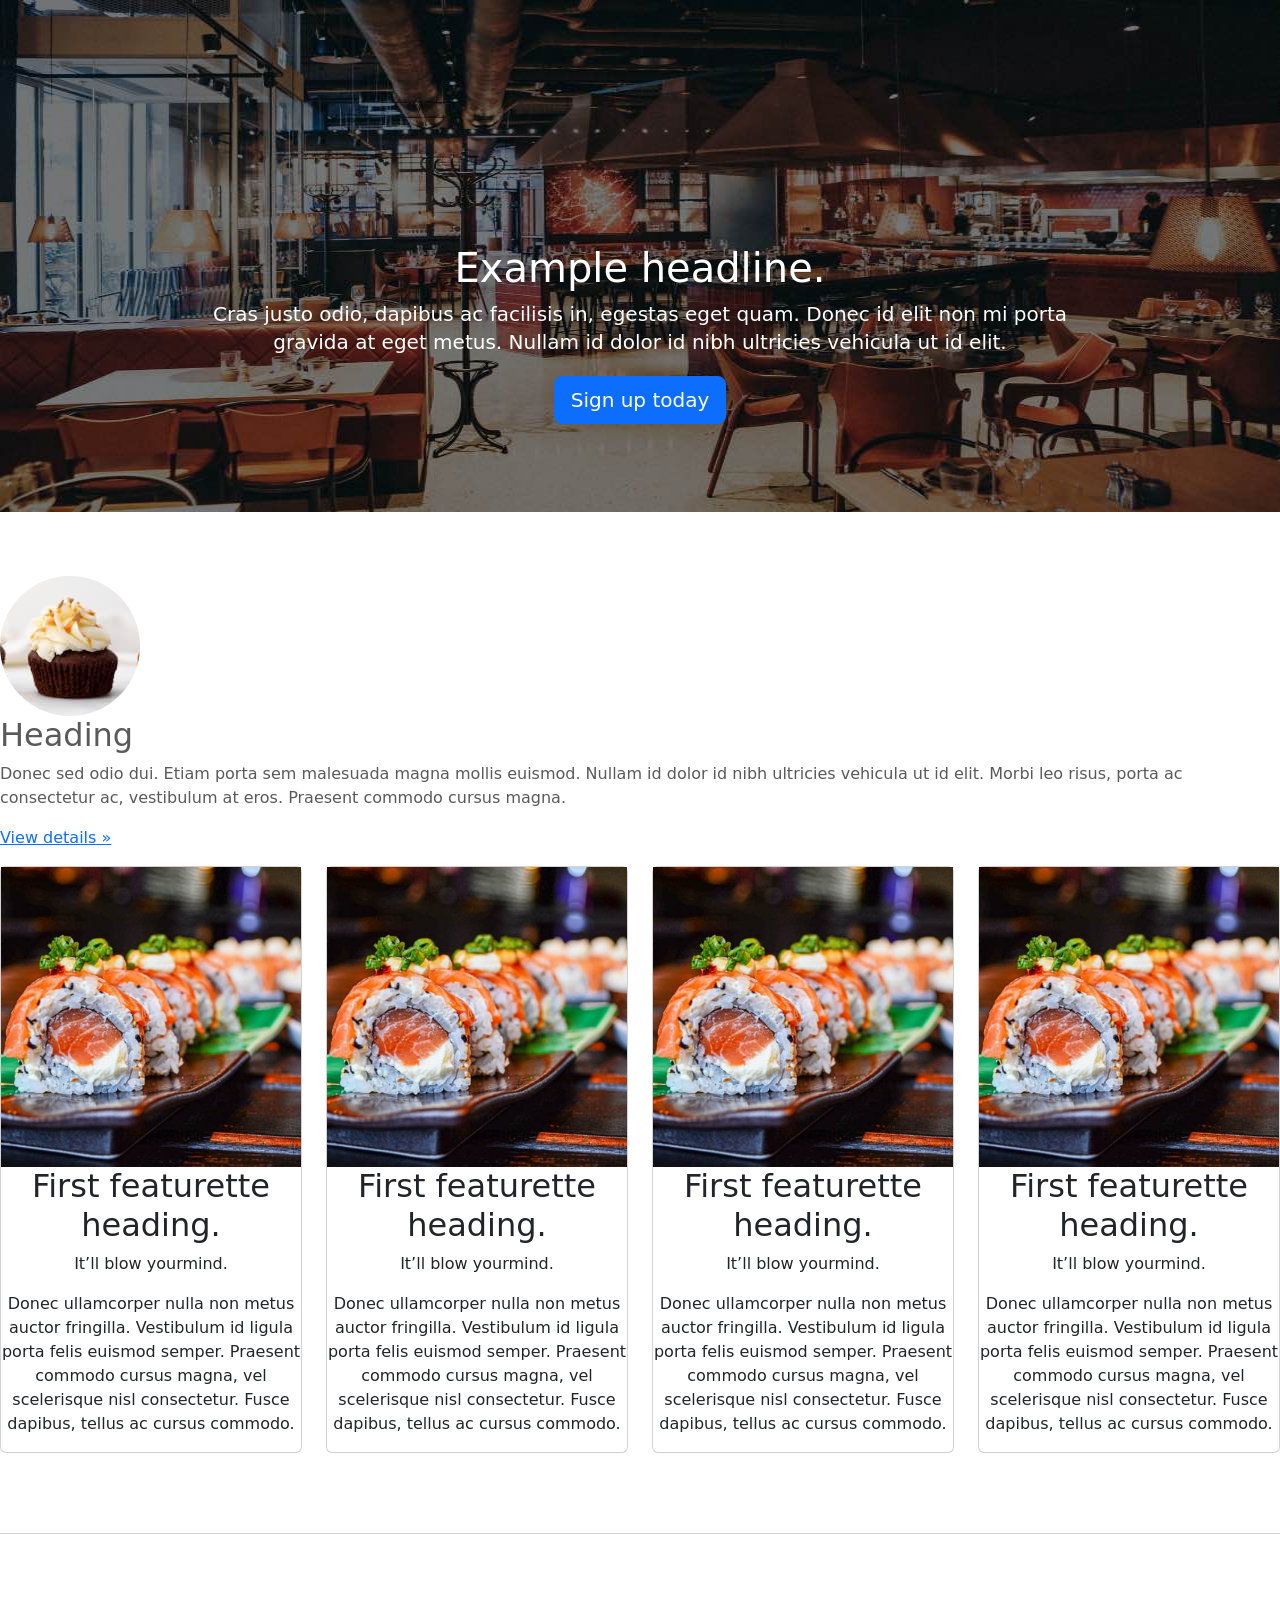
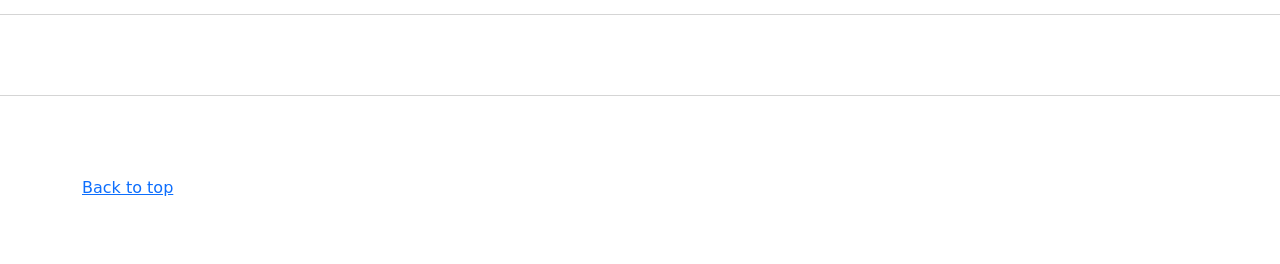
<file: kadai_006/index_for_student.html>
<!doctype html>
<html lang="en">
  <head>
    <meta charset="utf-8">
    <meta name="viewport" content="width=device-width, initial-scale=1">
    <meta name="description" content="">
    <meta name="author" content="Mark Otto, Jacob Thornton, and Bootstrap contributors">
    <meta name="generator" content="Hugo 0.79.0">
    <title>Carousel Template · Bootstrap v5.0</title>
    <link rel="canonical" href="https://getbootstrap.com/docs/5.0/examples/carousel/">
    <!-- ************************************************ bootstrap.min.cssの読み込み -->
    <link href="https://cdn.jsdelivr.net/npm/bootstrap@5.0.0-beta1/dist/css/bootstrap.min.css" rel="stylesheet" integrity="sha384-giJF6kkoqNQ00vy+HMDP7azOuL0xtbfIcaT9wjKHr8RbDVddVHyTfAAsrekwKmP1" crossorigin="anonymous">
    <!-- ************************************************ carousel.cssの読み込み -->
    <link href="carousel.css" rel="stylesheet">
    <!-- ************************************************ bootstrap.bundle.min.jsの読み込み -->
    <script src="https://cdn.jsdelivr.net/npm/bootstrap@5.0.0-beta1/dist/js/bootstrap.bundle.min.js" integrity="sha384-ygbV9kiqUc6oa4msXn9868pTtWMgiQaeYH7/t7LECLbyPA2x65Kgf80OJFdroafW" crossorigin="anonymous" defer></script>

  </head>
  <body>
    <main>
      <!-- ************************************************ カールセル開始 -->
      <!-- <div id="myCarousel" class="carousel slide" data-bs-ride="carousel"> -->
      <div id="myCarousel" class="carousel slide" data-bs-ride="carousel">
        <!-- <div class="carousel-inner"> -->
        <div class="carousel-inner">
          <!-- <div class="carousel-item active"> -->
          <div class="carousel-item active">
            <img src="img/top_1.jpg" alt="サンプル画像1">
            <div class="container">
              <!-- <div class="carousel-caption"> -->
              <div class="carousel-caption">
                <h1>Example headline.</h1>
                <p>Cras justo odio, dapibus ac facilisis in, egestas eget quam. Donec id elit non mi porta gravida at eget
                  metus. Nullam id dolor id nibh ultricies vehicula ut id elit.</p>
                <!-- <p><a class="btn btn-lg btn-primary" href="#" role="button">Sign up today</a></p> -->
                <p><a class="btn btn-lg btn-primary" href="#" role="button">Sign up today</a></p>
              </div>
            </div>
          </div>
        </div>
      </div>
      <!-- ************************************************ カールセル終了 -->
      <!-- <div class="container marketing"> -->
      <div class="">
        <!-- <div class="row"> -->
        <div class="">
          <!-- <div class="col-lg-4"> -->
          <div class="">
            <img src="img/cake.jpg" class="rounded-circle" alt="サンプル画像2">
            <h2>Heading</h2>
            <p>Donec sed odio dui. Etiam porta sem malesuada magna mollis euismod. Nullam id dolor id nibh ultricies
              vehicula ut id elit. Morbi leo risus, porta ac consectetur ac, vestibulum at eros. Praesent commodo cursus
              magna.</p>
            <!-- <p><a class="btn btn-secondary" href="#" role="button">View details &raquo;</a></p> -->
            <p><a class="" href="#" role="button">View details &raquo;</a></p>
          </div>
        </div>
        <div class="row row-cols-md-4 g-4 text-center">
            <div class="col">
              <div class="card">
                <img src="img/sushi.jpg" class="" alt="サンプル画像3">
                <h2 class="card-title">First featurette heading. </h2>
                <p class="card-text">It’ll blow yourmind.</p>
                <p class="">
                Donec ullamcorper nulla non metus auctor fringilla. Vestibulum id ligula porta felis
                euismod
                semper. Praesent commodo cursus magna, vel scelerisque nisl consectetur. Fusce dapibus, tellus ac cursus
                commodo.</p>
              </div>
            </div>
              <div class="col">
              <div class="card">
                <img src="img/sushi.jpg" class="" alt="サンプル画像3">
                <h2 class="card-title">First featurette heading. </h2>
                <p class="card-text">It’ll blow yourmind.</p>
                <p class="">
                Donec ullamcorper nulla non metus auctor fringilla. Vestibulum id ligula porta felis
                euismod
                semper. Praesent commodo cursus magna, vel scelerisque nisl consectetur. Fusce dapibus, tellus ac cursus
                commodo.</p>
              </div>
              </div>
              <div class="col">
              <div class="card">
                <img src="img/sushi.jpg" class="" alt="サンプル画像3">
                <h2 class="card-title">First featurette heading. </h2>
                <p class="card-text">It’ll blow yourmind.</p>
                <p class="">
                Donec ullamcorper nulla non metus auctor fringilla. Vestibulum id ligula porta felis
                euismod
                semper. Praesent commodo cursus magna, vel scelerisque nisl consectetur. Fusce dapibus, tellus ac cursus
                commodo.</p>
              </div>
              </div>
              <div class="col">
              <div class="card">
                <img src="img/sushi.jpg" class="" alt="サンプル画像3">
                <h2 class="card-title">First featurette heading. </h2>
                <p class="card-text">It’ll blow yourmind.</p>
                <p class="">
                Donec ullamcorper nulla non metus auctor fringilla. Vestibulum id ligula porta felis
                euismod
                semper. Praesent commodo cursus magna, vel scelerisque nisl consectetur. Fusce dapibus, tellus ac cursus
                commodo.</p>
              </div>
              </div>
            
          <!-- <div class="col-md-5"> -->
          
        </div>
      
          <!-- <div class="col-md-7"> -->

        <hr class="featurette-divider">
        <!-- ここにもう一つ左右を反転させたものを作ります。 -->
        <hr class="featurette-divider">
        <!-- ここにもう一つ左右を反転させたものを作ります。 -->
        <hr class="featurette-divider">
        <footer class="container">
          <!-- <p class="float-end"><a href="#">Back to top</a></p> -->
          <p class=""><a href="#">Back to top</a></p>
        </footer>
      </div>
    </main>
  </body>

</html>
</file>
<file: kadai_015/stylesheet/style.css>
/* ----------------------------------------------- 共通 */
html,
body {
  overflow-x: hidden;
}

body {
  color: #000000;
  font-family: 'Noto Sans JP', sans-serif;
  padding-bottom: 0;

}

p {
  line-height: 2.0em;
  font-weight: 100;
  font-style: normal;
  font-size: 14px;

}
.section_title {
  font-size: 36px;
  font-weight: 600;
}
.section_title::after {
  display: block;
  font-size: 14px;
  font-weight: 400;
  padding: 16px 0 16px;
  width: 100px;
  border-bottom: solid 1px #000000;
}


/* ----------------------------------------------- ナビゲーションバー */
.navbar_brand_logo {
  width: 32px;
  height: 32px;
  display: inline-block;
  margin-right: 15px;
}
.my_navbar_brand,
.my_nav_link {
  font-size: 16px;
  font-family: 'Lora',serif;
  color: #000000 !important;
}
.navbar-toggler {
  padding: 0 !important;
  border: none;

}
#hamburger_btn_check:checked~.hamburger_btn .btn_open {
  display: none;
}
.btn_close {
  display: none;
}
#hamburger_btn_check {
  display: none;
}






/* ----------------------------------------------- カールセル */
.my_carousel_caption {
  font-size: 52px;
  padding: 1.25rem 0;
  color: #fff;
  text-align: center;
  font-family: 'Lora', serif;
  line-height: 1.5em;
  
}
.my_carousel_caption::before {
  content: url(../img/logoSymbol_White.png);
  display: block;
}
@media  screen and (max-width: 375px) {
  .my_carousel_caption {
    font-size: 27px;
  }
  
}
.carousel-item {
  height: 32rem;
}
.carousel-item > img {
  position: absolute;
  top: 0;
  left: 0;
  min-width: 100%;
  height: 32rem;
}


/* ----------------------------------------------- アバウト */
.about::after {
  content: "私たちについて";
}
.about_us_bg {
  background-color: #ffe6a5;
}




/* ----------------------------------------------- ギャラリー */
.gallery::after {
  content: "ギャラリー";
  margin: 0 auto 0;

}




/* ----------------------------------------------- メニュー */
.menu::after {
  content: "メニュー";
  margin: 0 auto;
}
.menu_title {
  font-size: 18px;
  font-weight: 600;
  font-style: normal;
}
.menu_price {
  font-size: 20px;
  font-weight: 400;
  font-family: 'Lora',serif;
}



/* ----------------------------------------------- レビュー */
.review_wrapper {
  background-image: url(../img/background-reviews.jpg);
  background-repeat: no-repeat;
  background-size: cover;
}
.review::after {
  content: "お客様の声";
  margin: 0 auto;
  border-bottom: solid 1px #FFFFFF;
}
.h_420 {
  height: 420px;
  position: relative;
}
.reviewer_img {
  width: 48px;
  height: 48px;
  border-radius: 50%;
  margin-right: 16px;
}
.star_img {
  width: 25px;
  height: 25px;

}
.fix_bottom {
  position: absolute;
  width: 80px;
  height: 44px;
  left: 24px;
  bottom: 24px;
}

.chef::after {
  content: "シェフ";
}
.chef_bg {
  background-color: #fdf5e6;
}
#chef h3 {
  margin-bottom: 30px;
}

/* ----------------------------------------------- アクセス */
.access::after {
  content: "アクセス";
  margin: 0 auto;
}




/* ----------------------------------------------- フッター */
#footer {
  background-color: #fafafa;
}
.copy_right {
  font-size: 14px;
  position: absolute;
  bottom: 1rem;
  left: 12px;
  display: flex;
}
.copy_right>p {
  margin-right: 5rem;
  margin-bottom: 0;
}
.copy_right > img.sns_img{
  height: 24px;
  width: 24px;
  margin-right: 10px;
  margin-top: 0;
}
.restaurant_info p {
  font-weight: 400;
  line-height: 1.5;
  font-size: 16px;
}
.restaurant_info img {
  width: 20px;
  height: 20px;
  margin-right: 10px;
  line-height: 1.5;
  margin-top: auto;
}
.footer_brand_logo {
  width: 64px;
  height: 64px;
  display: inline-block;
  margin-right: 15px;
}
.footer_text {
  font-size: 24px;
  font-family: 'Lora', serif;
}

@media screen and (max-width: 991px) {
  .footer_text,
  .copy_right {
    margin-top: 2rem;
    text-align: center;
    position: relative;

  }
  .copy_right > p,img {
    margin-right: 1rem;
    font-size: 14px;
    margin: 0;
    line-height: 35px;
  }
}
</file>
<file: kadai_tutorial_output/stylesheet/style.css>
/* ----------------------------------------------- 共通 */
html,
body {
  overflow-x: hidden;
}

body {
  color: #000000;
  font-family: 'Noto Sans JP', sans-serif;
  padding-bottom: 0;

}

p {
  line-height: 2.0em;
  font-weight: 100;
  font-style: normal;
  font-size: 14px;

}
.section_title {
  font-size: 36px;
  font-weight: 600;
}
.section_title::after {
  display: block;
  font-size: 14px;
  font-weight: 400;
  padding: 16px 0 16px;
  width: 100px;
  border-bottom: solid 1px #000000;
}


/* ----------------------------------------------- ナビゲーションバー */
.navbar_brand_logo {
  width: 32px;
  height: 32px;
  display: inline-block;
  margin-right: 15px;
}
.my_navbar_brand,
.my_nav_link {
  font-size: 16px;
  font-family: 'Lora',serif;
  color: #000000 !important;
}
.navbar-toggler {
  padding: 0 !important;
  border: none;

}
#hamburger_btn_check:checked~.hamburger_btn .btn_open {
  display: none;
}
.btn_close {
  display: none;
}
#hamburger_btn_check {
  display: none;
}






/* ----------------------------------------------- カールセル */
.my_carousel_caption {
  font-size: 52px;
  padding: 1.25rem 0;
  color: #fff;
  text-align: center;
  font-family: 'Lora', serif;
  line-height: 1.5em;
  
}
.my_carousel_caption::before {
  content: url(../img/logoSymbol_White.png);
  display: block;
}
@media  screen and (max-width: 375px) {
  .my_carousel_caption {
    font-size: 27px;
  }
  
}
.carousel-item {
  height: 32rem;
}
.carousel-item > img {
  position: absolute;
  top: 0;
  left: 0;
  min-width: 100%;
  height: 32rem;
}


/* ----------------------------------------------- アバウト */
.about::after {
  content: "私たちについて";
}
.about_us_bg {
  background-color: #ffe6a5;
}




/* ----------------------------------------------- ギャラリー */
.gallery::after {
  content: "ギャラリー";
  margin: 0 auto 0;

}




/* ----------------------------------------------- メニュー */
.menu::after {
  content: "メニュー";
  margin: 0 auto;
}
.menu_title {
  font-size: 18px;
  font-weight: 600;
  font-style: normal;
}
.menu_price {
  font-size: 20px;
  font-weight: 400;
  font-family: 'Lora',serif;
}



/* ----------------------------------------------- レビュー */
.review_wrapper {
  background-image: url(../img/background-reviews.jpg);
  background-repeat: no-repeat;
  background-size: cover;
}
.review::after {
  content: "お客様の声";
  margin: 0 auto;
  border-bottom: solid 1px #FFFFFF;
}
.h_420 {
  height: 420px;
  position: relative;
}
.reviewer_img {
  width: 48px;
  height: 48px;
  border-radius: 50%;
  margin-right: 16px;
}
.star_img {
  width: 25px;
  height: 25px;

}
.fix_bottom {
  position: absolute;
  width: 80px;
  height: 44px;
  left: 24px;
  bottom: 24px;
}



/* ----------------------------------------------- アクセス */
.access::after {
  content: "アクセス";
  margin: 0 auto;
}




/* ----------------------------------------------- フッター */
#footer {
  background-color: #fafafa;
}
.copy_right {
  font-size: 14px;
  position: absolute;
  bottom: 1rem;
  left: 12px;
  display: flex;
}
.copy_right>p {
  margin-right: 5rem;
  margin-bottom: 0;
}
.copy_right > img.sns_img{
  height: 24px;
  width: 24px;
  margin-right: 10px;
  margin-top: 0;
}
.restaurant_info p {
  font-weight: 400;
  line-height: 1.5;
  font-size: 16px;
}
.restaurant_info img {
  width: 20px;
  height: 20px;
  margin-right: 10px;
  line-height: 1.5;
  margin-top: auto;
}
.footer_brand_logo {
  width: 64px;
  height: 64px;
  display: inline-block;
  margin-right: 15px;
}
.footer_text {
  font-size: 24px;
  font-family: 'Lora', serif;
}

@media screen and (max-width: 991px) {
  .footer_text,
  .copy_right {
    margin-top: 2rem;
    text-align: center;
    position: relative;

  }
  .copy_right > p,img {
    margin-right: 1rem;
    font-size: 14px;
    margin: 0;
    line-height: 35px;
  }
}
</file>
<file: kadai_005/carousel.css>
/* ----------------------------------------------- 全体の文字色修正と下部の余白の調整 */
body {
  /* padding-top: 3rem; */
  padding-bottom: 3rem;
  color: #5a5a5a;
}

/* ----------------------------------------------- カルーセルのカスタマイズ */
.carousel {
  margin-bottom: 4rem;
}

.carousel-caption {
  bottom: 3rem;
  z-index: 10;
}

.carousel-item {
  height: 32rem;
}

.carousel-item > img {
  position: absolute;
  top: 0;
  left: 0;
  min-width: 100%;
  height: 32rem;
}

/* ----------------------------------------------- マーケティングコンテンツ */
.marketing .col-lg-4 {
  margin-bottom: 1.5rem;
  text-align: center;
}

.marketing h2 {
  font-weight: 400;
}

/* rtl:begin:ignore */
.marketing .col-lg-4 p {
  margin-right: .75rem;
  margin-left: .75rem;
}

/* rtl:end:ignore */

/* ----------------------------------------------- フィーチャーレット */
.featurette-divider {
  margin: 5rem 0;
  /* Space out the Bootstrap <hr> more */
}

.featurette-heading {
  font-weight: 300;
  line-height: 1;
  /* rtl:remove */
  letter-spacing: -.05rem;
}

/* ----------------------------------------------- レスポンシブデザイン */
@media (min-width: 40em) {
  .carousel-caption p {
    margin-bottom: 1.25rem;
    font-size: 1.25rem;
    line-height: 1.4;
  }

  .featurette-heading {
    font-size: 50px;
  }
}

@media (min-width: 62em) {
  .featurette-heading {
    margin-top: 7rem;
  }
}
</file>
<file: kadai_006/carousel.css>
/* ----------------------------------------------- 全体の文字色修正と下部の余白の調整 */
body {
  /* padding-top: 3rem; */
  padding-bottom: 3rem;
  color: #5a5a5a;
}

/* ----------------------------------------------- カルーセルのカスタマイズ */
.carousel {
  margin-bottom: 4rem;
}

.carousel-caption {
  bottom: 3rem;
  z-index: 10;
}

.carousel-item {
  height: 32rem;
}

.carousel-item > img {
  position: absolute;
  top: 0;
  left: 0;
  min-width: 100%;
  height: 32rem;
}

/* ----------------------------------------------- マーケティングコンテンツ */
.marketing .col-lg-4 {
  margin-bottom: 1.5rem;
  text-align: center;
}

.marketing h2 {
  font-weight: 400;
}

/* rtl:begin:ignore */
.marketing .col-lg-4 p {
  margin-right: .75rem;
  margin-left: .75rem;
}

/* rtl:end:ignore */

/* ----------------------------------------------- フィーチャーレット */
.featurette-divider {
  margin: 5rem 0;
  /* Space out the Bootstrap <hr> more */
}

.featurette-heading {
  font-weight: 300;
  line-height: 1;
  /* rtl:remove */
  letter-spacing: -.05rem;
}

/* ----------------------------------------------- レスポンシブデザイン */
@media (min-width: 40em) {
  .carousel-caption p {
    margin-bottom: 1.25rem;
    font-size: 1.25rem;
    line-height: 1.4;
  }

  .featurette-heading {
    font-size: 50px;
  }
}

@media (min-width: 62em) {
  .featurette-heading {
    margin-top: 7rem;
  }
}
</file>
